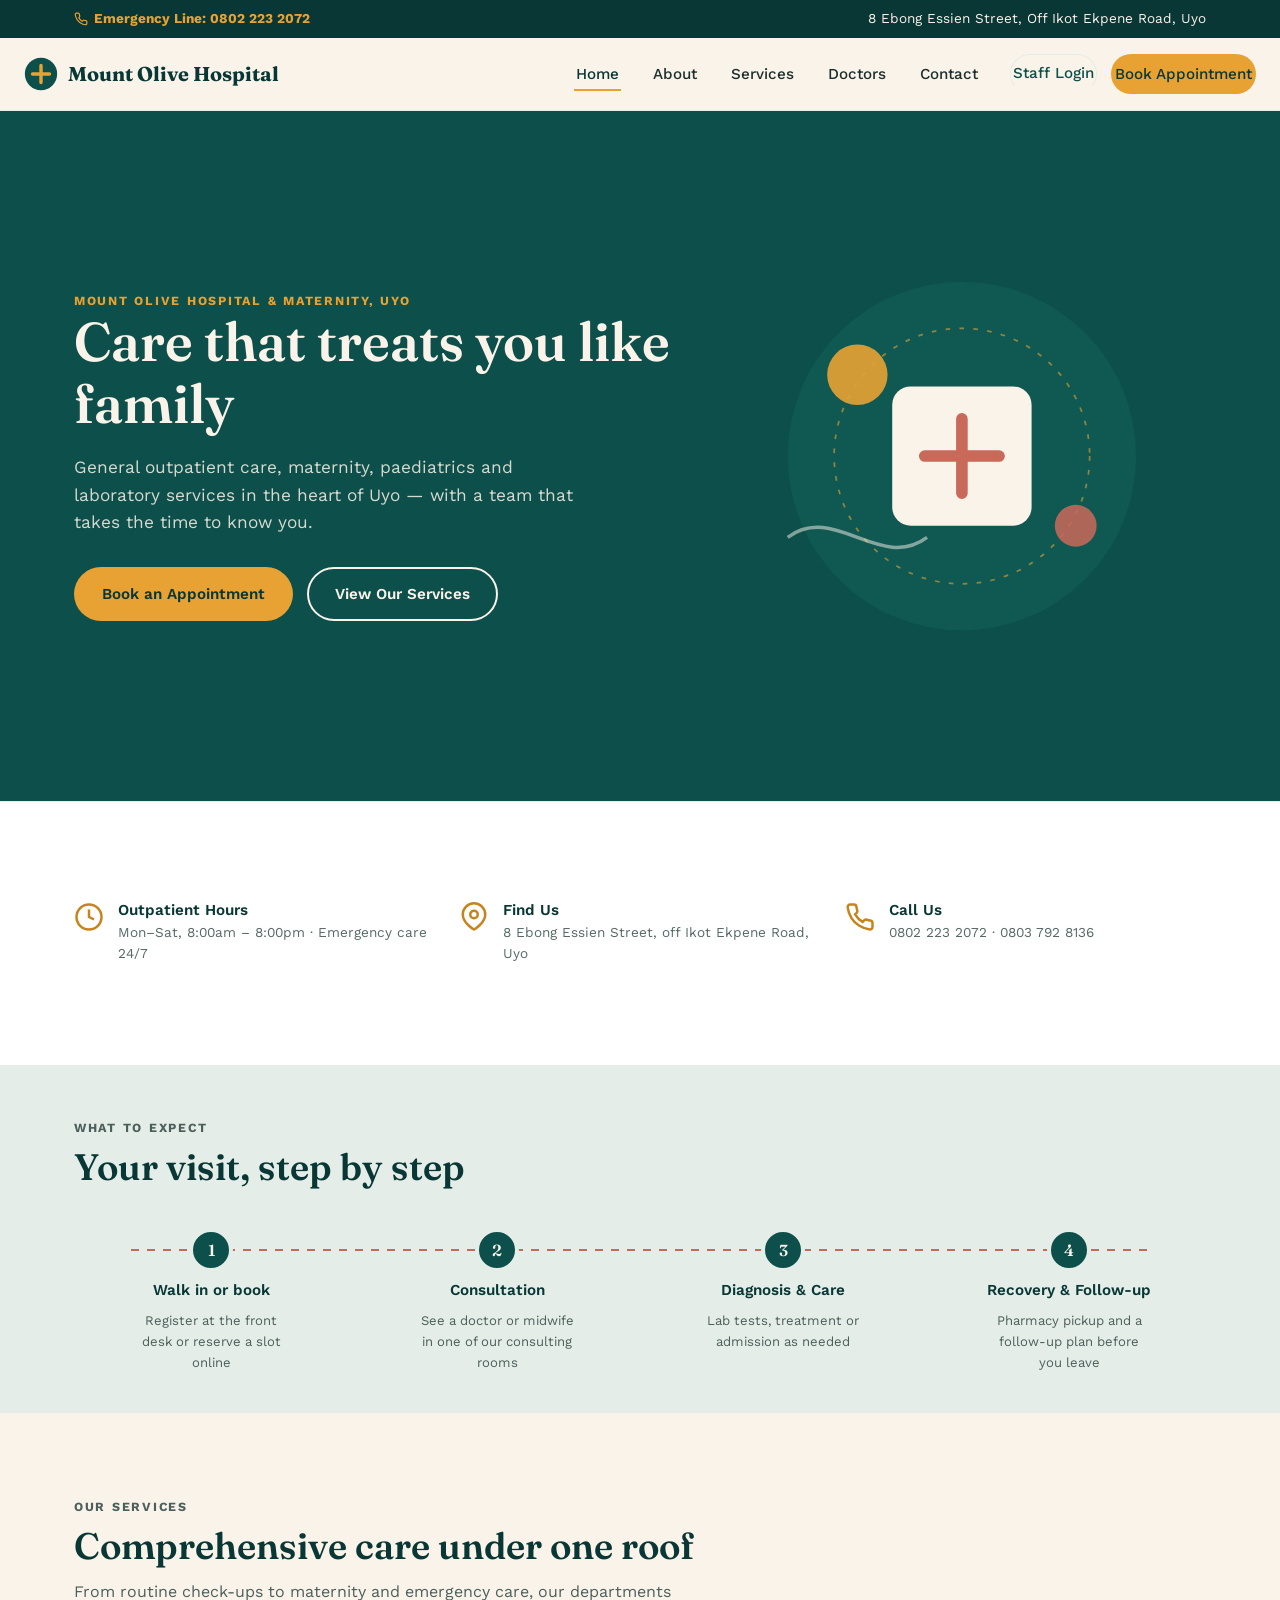
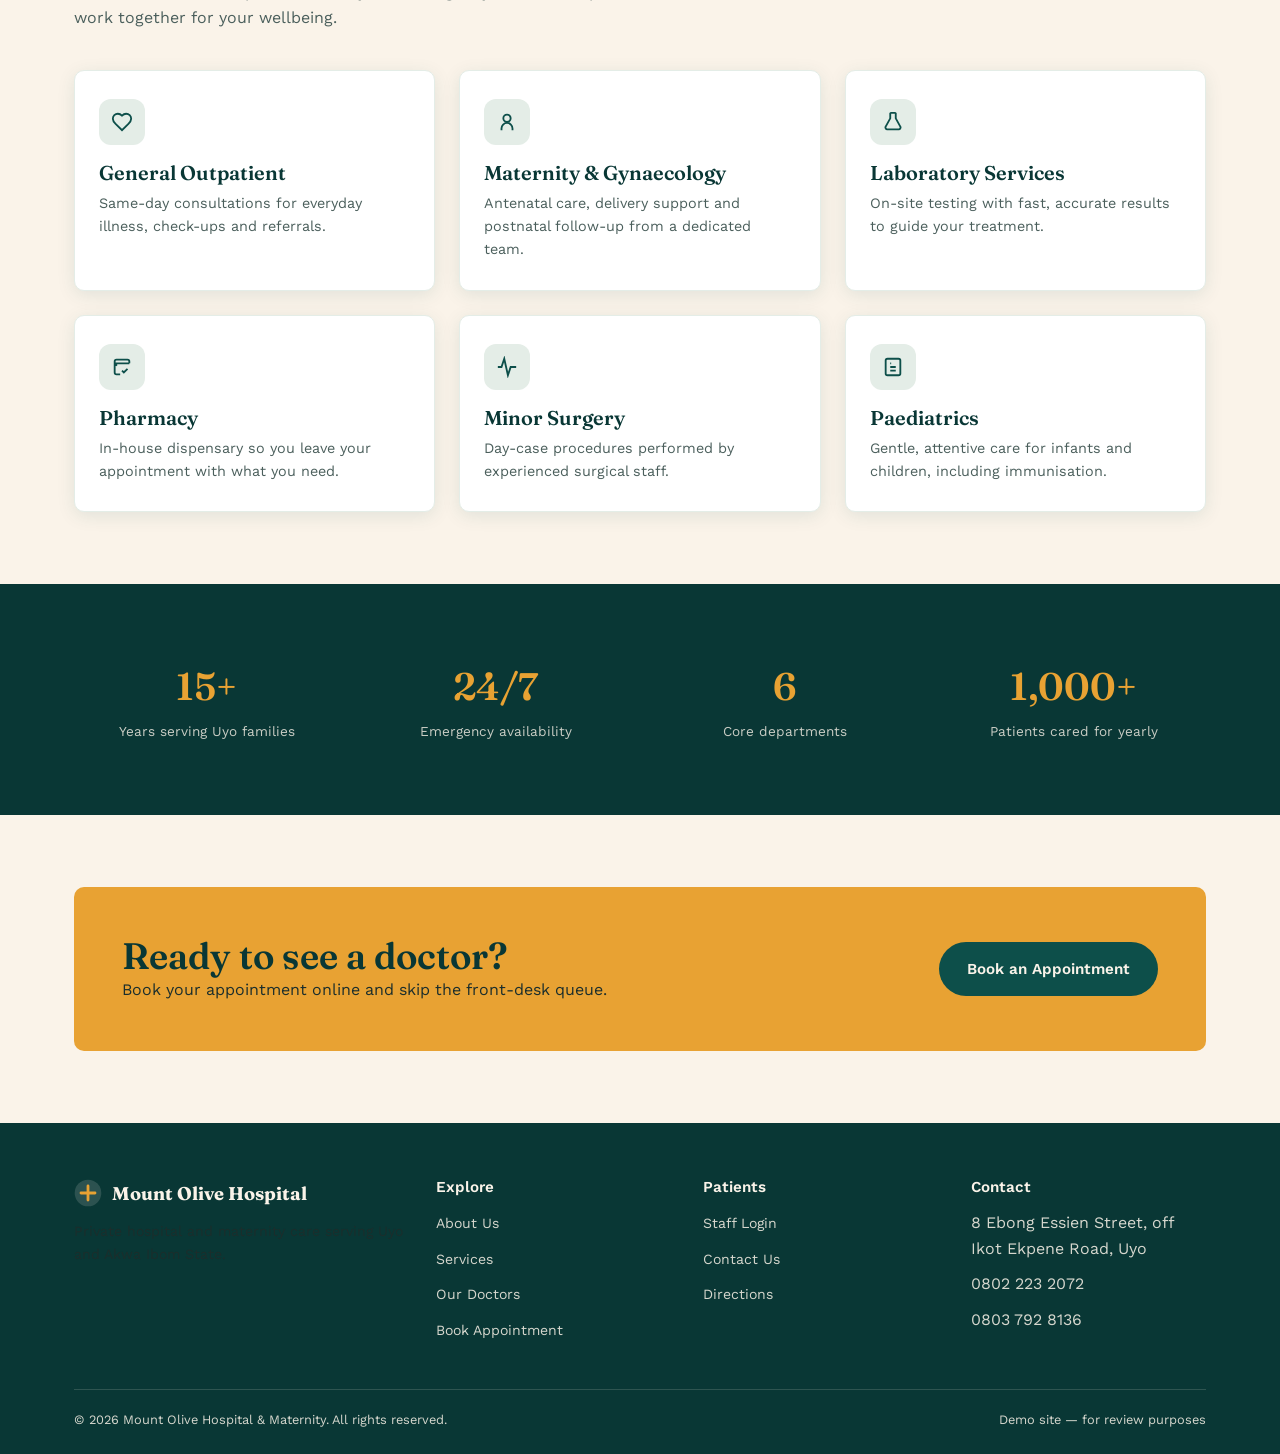
<file: index.html>
<!DOCTYPE html>
<html lang="en">
<head>
<meta charset="UTF-8">
<meta name="viewport" content="width=device-width, initial-scale=1.0">
<title>Mount Olive Hospital &amp; Maternity — Uyo</title>
<meta name="description" content="Mount Olive Hospital & Maternity, Uyo — general outpatient care, maternity, paediatrics and laboratory services. Book an appointment online.">
<link rel="stylesheet" href="css/style.css">
</head>
<body>

<div class="topbar">
  <div class="container">
    <a href="tel:08022232072" class="emergency">
      <svg width="14" height="14" viewBox="0 0 24 24" fill="none" stroke="currentColor" stroke-width="2"><path d="M22 16.92v3a2 2 0 0 1-2.18 2 19.79 19.79 0 0 1-8.63-3.07 19.5 19.5 0 0 1-6-6 19.79 19.79 0 0 1-3.07-8.67A2 2 0 0 1 4.11 2h3a2 2 0 0 1 2 1.72c.13.96.36 1.9.68 2.81a2 2 0 0 1-.45 2.11L8.09 9.91a16 16 0 0 0 6 6l1.27-1.27a2 2 0 0 1 2.11-.45c.91.32 1.85.55 2.81.68A2 2 0 0 1 22 16.92z"/></svg>
      Emergency Line: 0802 223 2072
    </a>
    <span>8 Ebong Essien Street, Off Ikot Ekpene Road, Uyo</span>
  </div>
</div>

<header class="site-header">
  <div class="nav-wrap">
    <a href="index.html" class="logo">
      <svg class="mark" viewBox="0 0 40 40" fill="none">
        <circle cx="20" cy="20" r="19" fill="#0D4F4A"/>
        <path d="M20 10v20M10 20h20" stroke="#E8A233" stroke-width="4" stroke-linecap="round"/>
      </svg>
      Mount Olive Hospital
    </a>
    <button class="menu-toggle" aria-label="Toggle navigation" aria-expanded="false">
      <span></span><span></span><span></span>
    </button>
    <nav class="main-nav">
      <ul>
        <li><a href="index.html" class="active">Home</a></li>
        <li><a href="about.html">About</a></li>
        <li><a href="services.html">Services</a></li>
        <li><a href="doctors.html">Doctors</a></li>
        <li><a href="contact.html">Contact</a></li>
        <li class="nav-cta">
          <a href="staff-login.html" class="staff-link">Staff Login</a>
          <a href="appointments.html" class="btn btn-primary">Book Appointment</a>
        </li>
      </ul>
    </nav>
  </div>
</header>

<section class="hero">
  <div class="container">
    <div>
      <p class="eyebrow">Mount Olive Hospital &amp; Maternity, Uyo</p>
      <h1>Care that treats you like family</h1>
      <p class="lead">General outpatient care, maternity, paediatrics and laboratory services in the heart of Uyo — with a team that takes the time to know you.</p>
      <div class="hero-actions">
        <a href="appointments.html" class="btn btn-primary">Book an Appointment</a>
        <a href="services.html" class="btn btn-outline">View Our Services</a>
      </div>
    </div>
    <svg class="hero-art" viewBox="0 0 420 360" fill="none">
      <circle cx="210" cy="180" r="150" fill="#0F5952"/>
      <circle cx="210" cy="180" r="110" fill="none" stroke="#E8A233" stroke-width="1.5" stroke-dasharray="4 8" opacity="0.6"/>
      <rect x="150" y="120" width="120" height="120" rx="16" fill="#FAF3E9"/>
      <path d="M210 148v64M178 180h64" stroke="#C9695A" stroke-width="10" stroke-linecap="round"/>
      <circle cx="120" cy="110" r="26" fill="#E8A233" opacity="0.9"/>
      <circle cx="308" cy="240" r="18" fill="#C9695A" opacity="0.85"/>
      <path d="M60 250c40-30 80 30 120 0" stroke="#FAF3E9" stroke-width="3" fill="none" opacity="0.5"/>
    </svg>
  </div>
</section>

<section class="info-strip">
  <div class="container">
    <div class="info-item">
      <svg class="icon" viewBox="0 0 24 24" fill="none" stroke="currentColor" stroke-width="2"><circle cx="12" cy="12" r="10"/><path d="M12 6v6l4 2"/></svg>
      <div>
        <h4>Outpatient Hours</h4>
        <p>Mon–Sat, 8:00am – 8:00pm · Emergency care 24/7</p>
      </div>
    </div>
    <div class="info-item">
      <svg class="icon" viewBox="0 0 24 24" fill="none" stroke="currentColor" stroke-width="2"><path d="M21 10c0 7-9 12-9 12s-9-5-9-12a9 9 0 0 1 18 0z"/><circle cx="12" cy="10" r="3"/></svg>
      <div>
        <h4>Find Us</h4>
        <p>8 Ebong Essien Street, off Ikot Ekpene Road, Uyo</p>
      </div>
    </div>
    <div class="info-item">
      <svg class="icon" viewBox="0 0 24 24" fill="none" stroke="currentColor" stroke-width="2"><path d="M22 16.92v3a2 2 0 0 1-2.18 2 19.79 19.79 0 0 1-8.63-3.07 19.5 19.5 0 0 1-6-6 19.79 19.79 0 0 1-3.07-8.67A2 2 0 0 1 4.11 2h3a2 2 0 0 1 2 1.72c.13.96.36 1.9.68 2.81a2 2 0 0 1-.45 2.11L8.09 9.91a16 16 0 0 0 6 6l1.27-1.27a2 2 0 0 1 2.11-.45c.91.32 1.85.55 2.81.68A2 2 0 0 1 22 16.92z"/></svg>
      <div>
        <h4>Call Us</h4>
        <p>0802 223 2072 · 0803 792 8136</p>
      </div>
    </div>
  </div>
</section>

<section class="journey">
  <div class="container">
    <div class="section-head">
      <p class="eyebrow">What to expect</p>
      <h2>Your visit, step by step</h2>
    </div>
    <div class="journey-track">
      <div class="journey-step">
        <div class="dot">1</div>
        <h4>Walk in or book</h4>
        <p>Register at the front desk or reserve a slot online</p>
      </div>
      <div class="journey-step">
        <div class="dot">2</div>
        <h4>Consultation</h4>
        <p>See a doctor or midwife in one of our consulting rooms</p>
      </div>
      <div class="journey-step">
        <div class="dot">3</div>
        <h4>Diagnosis &amp; Care</h4>
        <p>Lab tests, treatment or admission as needed</p>
      </div>
      <div class="journey-step">
        <div class="dot">4</div>
        <h4>Recovery &amp; Follow-up</h4>
        <p>Pharmacy pickup and a follow-up plan before you leave</p>
      </div>
    </div>
  </div>
</section>

<section class="services-preview">
  <div class="container">
    <div class="section-head">
      <p class="eyebrow">Our Services</p>
      <h2>Comprehensive care under one roof</h2>
      <p>From routine check-ups to maternity and emergency care, our departments work together for your wellbeing.</p>
    </div>
    <div class="grid grid-3">
      <div class="card">
        <div class="icon-badge"><svg width="22" height="22" viewBox="0 0 24 24" fill="none" stroke="currentColor" stroke-width="2"><path d="M19 14c1.49-1.46 3-3.21 3-5.5A5.5 5.5 0 0 0 16.5 3c-1.76 0-3 .5-4.5 2-1.5-1.5-2.74-2-4.5-2A5.5 5.5 0 0 0 2 8.5c0 2.3 1.5 4.05 3 5.5l7 7Z"/></svg></div>
        <h3>General Outpatient</h3>
        <p>Same-day consultations for everyday illness, check-ups and referrals.</p>
      </div>
      <div class="card">
        <div class="icon-badge"><svg width="22" height="22" viewBox="0 0 24 24" fill="none" stroke="currentColor" stroke-width="2"><circle cx="12" cy="8" r="4"/><path d="M6 21v-2a6 6 0 0 1 12 0v2"/></svg></div>
        <h3>Maternity &amp; Gynaecology</h3>
        <p>Antenatal care, delivery support and postnatal follow-up from a dedicated team.</p>
      </div>
      <div class="card">
        <div class="icon-badge"><svg width="22" height="22" viewBox="0 0 24 24" fill="none" stroke="currentColor" stroke-width="2"><path d="M9 2v6l-5 9a2 2 0 0 0 2 3h12a2 2 0 0 0 2-3l-5-9V2M9 2h6"/></svg></div>
        <h3>Laboratory Services</h3>
        <p>On-site testing with fast, accurate results to guide your treatment.</p>
      </div>
      <div class="card">
        <div class="icon-badge"><svg width="22" height="22" viewBox="0 0 24 24" fill="none" stroke="currentColor" stroke-width="2"><path d="M4 8V6a2 2 0 0 1 2-2h12a2 2 0 0 1 2 2v2M4 8h16M4 8v10a2 2 0 0 0 2 2h4M4 8l2.5 2.5M18 14l-4 4-2-2"/></svg></div>
        <h3>Pharmacy</h3>
        <p>In-house dispensary so you leave your appointment with what you need.</p>
      </div>
      <div class="card">
        <div class="icon-badge"><svg width="22" height="22" viewBox="0 0 24 24" fill="none" stroke="currentColor" stroke-width="2"><path d="M2 12h4l3-9 4 18 3-9h6"/></svg></div>
        <h3>Minor Surgery</h3>
        <p>Day-case procedures performed by experienced surgical staff.</p>
      </div>
      <div class="card">
        <div class="icon-badge"><svg width="22" height="22" viewBox="0 0 24 24" fill="none" stroke="currentColor" stroke-width="2"><path d="M9 12h6M9 16h6M9 8h1"/><rect x="4" y="3" width="16" height="18" rx="2"/></svg></div>
        <h3>Paediatrics</h3>
        <p>Gentle, attentive care for infants and children, including immunisation.</p>
      </div>
    </div>
  </div>
</section>

<section class="stats">
  <div class="container">
    <div class="grid grid-4">
      <div><div class="stat-num">15+</div><div class="stat-label">Years serving Uyo families</div></div>
      <div><div class="stat-num">24/7</div><div class="stat-label">Emergency availability</div></div>
      <div><div class="stat-num">6</div><div class="stat-label">Core departments</div></div>
      <div><div class="stat-num">1,000+</div><div class="stat-label">Patients cared for yearly</div></div>
    </div>
  </div>
</section>

<section>
  <div class="container">
    <div class="cta-banner">
      <div>
        <h2>Ready to see a doctor?</h2>
        <p>Book your appointment online and skip the front-desk queue.</p>
      </div>
      <a href="appointments.html" class="btn" style="background:#0D4F4A; color:#FAF3E9;">Book an Appointment</a>
    </div>
  </div>
</section>

<footer class="site-footer">
  <div class="container">
    <div class="footer-grid">
      <div>
        <div class="footer-logo">
          <svg width="28" height="28" viewBox="0 0 40 40" fill="none">
            <circle cx="20" cy="20" r="19" fill="#FAF3E9" opacity="0.15"/>
            <path d="M20 10v20M10 20h20" stroke="#E8A233" stroke-width="4" stroke-linecap="round"/>
          </svg>
          Mount Olive Hospital
        </div>
        <p>Private hospital and maternity care serving Uyo and Akwa Ibom State.</p>
      </div>
      <div>
        <h4>Explore</h4>
        <ul>
          <li><a href="about.html">About Us</a></li>
          <li><a href="services.html">Services</a></li>
          <li><a href="doctors.html">Our Doctors</a></li>
          <li><a href="appointments.html">Book Appointment</a></li>
        </ul>
      </div>
      <div>
        <h4>Patients</h4>
        <ul>
          <li><a href="staff-login.html">Staff Login</a></li>
          <li><a href="contact.html">Contact Us</a></li>
          <li><a href="contact.html">Directions</a></li>
        </ul>
      </div>
      <div>
        <h4>Contact</h4>
        <ul>
          <li>8 Ebong Essien Street, off Ikot Ekpene Road, Uyo</li>
          <li>0802 223 2072</li>
          <li>0803 792 8136</li>
        </ul>
      </div>
    </div>
    <div class="footer-bottom">
      <span>© <span id="year"></span> Mount Olive Hospital &amp; Maternity. All rights reserved.</span>
      <span>Demo site — for review purposes</span>
    </div>
  </div>
</footer>

<script src="js/main.js"></script>
</body>
</html>
</file>
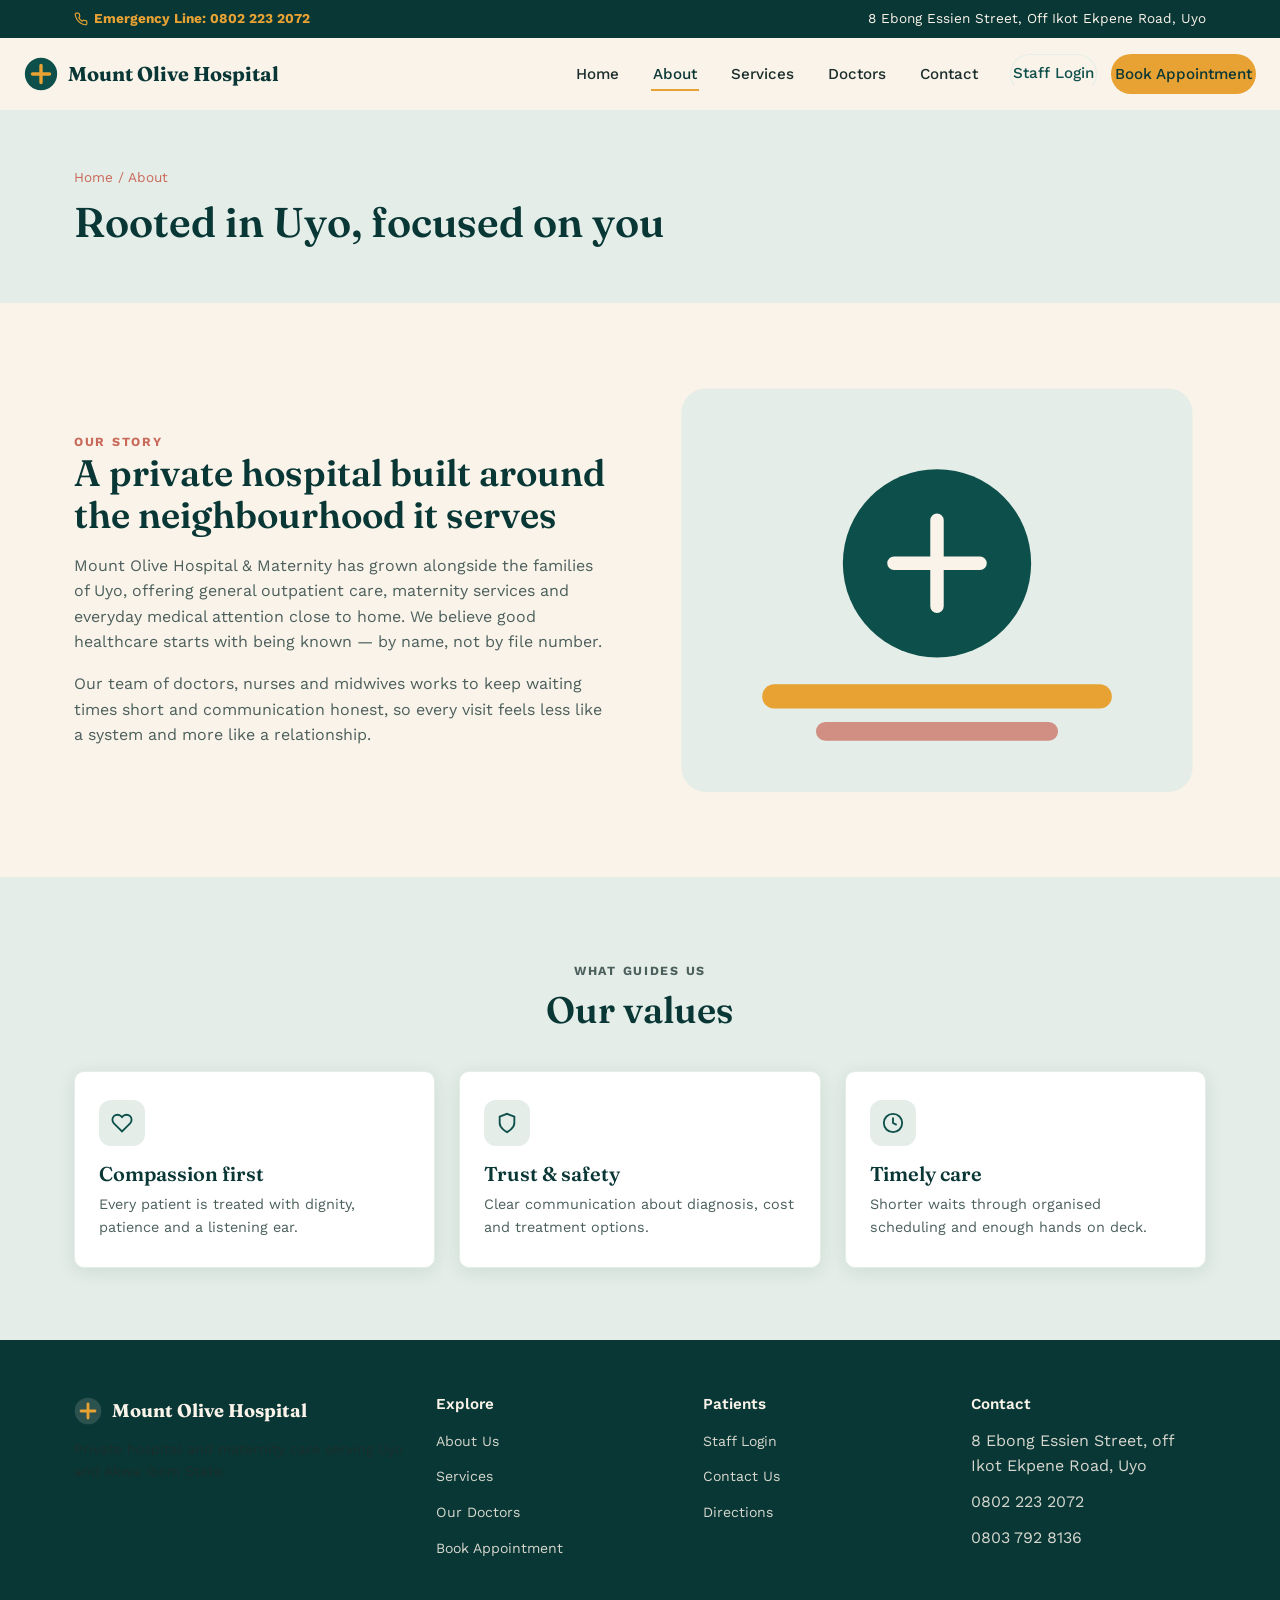
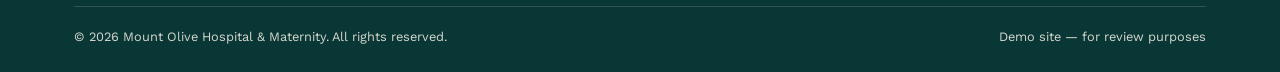
<file: about.html>
<!DOCTYPE html>
<html lang="en">
<head>
<meta charset="UTF-8">
<meta name="viewport" content="width=device-width, initial-scale=1.0">
<title>About Us — Mount Olive Hospital</title>
<link rel="stylesheet" href="css/style.css">
</head>
<body>

<div class="topbar">
  <div class="container">
    <a href="tel:08022232072" class="emergency">
      <svg width="14" height="14" viewBox="0 0 24 24" fill="none" stroke="currentColor" stroke-width="2"><path d="M22 16.92v3a2 2 0 0 1-2.18 2 19.79 19.79 0 0 1-8.63-3.07 19.5 19.5 0 0 1-6-6 19.79 19.79 0 0 1-3.07-8.67A2 2 0 0 1 4.11 2h3a2 2 0 0 1 2 1.72c.13.96.36 1.9.68 2.81a2 2 0 0 1-.45 2.11L8.09 9.91a16 16 0 0 0 6 6l1.27-1.27a2 2 0 0 1 2.11-.45c.91.32 1.85.55 2.81.68A2 2 0 0 1 22 16.92z"/></svg>
      Emergency Line: 0802 223 2072
    </a>
    <span>8 Ebong Essien Street, Off Ikot Ekpene Road, Uyo</span>
  </div>
</div>

<header class="site-header">
  <div class="nav-wrap">
    <a href="index.html" class="logo">
      <svg class="mark" viewBox="0 0 40 40" fill="none">
        <circle cx="20" cy="20" r="19" fill="#0D4F4A"/>
        <path d="M20 10v20M10 20h20" stroke="#E8A233" stroke-width="4" stroke-linecap="round"/>
      </svg>
      Mount Olive Hospital
    </a>
    <button class="menu-toggle" aria-label="Toggle navigation" aria-expanded="false">
      <span></span><span></span><span></span>
    </button>
    <nav class="main-nav">
      <ul>
        <li><a href="index.html">Home</a></li>
        <li><a href="about.html" class="active">About</a></li>
        <li><a href="services.html">Services</a></li>
        <li><a href="doctors.html">Doctors</a></li>
        <li><a href="contact.html">Contact</a></li>
        <li class="nav-cta">
          <a href="staff-login.html" class="staff-link">Staff Login</a>
          <a href="appointments.html" class="btn btn-primary">Book Appointment</a>
        </li>
      </ul>
    </nav>
  </div>
</header>

<section class="page-hero">
  <div class="container">
    <p class="breadcrumb">Home / About</p>
    <h1>Rooted in Uyo, focused on you</h1>
  </div>
</section>

<section>
  <div class="container">
    <div class="grid grid-2" style="align-items:center; gap:56px;">
      <div>
        <p class="eyebrow">Our Story</p>
        <h2>A private hospital built around the neighbourhood it serves</h2>
        <p style="margin-top:16px; color:#4B5F5C;">Mount Olive Hospital &amp; Maternity has grown alongside the families of Uyo, offering general outpatient care, maternity services and everyday medical attention close to home. We believe good healthcare starts with being known — by name, not by file number.</p>
        <p style="margin-top:16px; color:#4B5F5C;">Our team of doctors, nurses and midwives works to keep waiting times short and communication honest, so every visit feels less like a system and more like a relationship.</p>
      </div>
      <svg viewBox="0 0 400 320" fill="none">
        <rect x="10" y="10" width="380" height="300" rx="18" fill="#E4EDE7"/>
        <circle cx="200" cy="140" r="70" fill="#0D4F4A"/>
        <path d="M200 108v64M168 140h64" stroke="#FAF3E9" stroke-width="10" stroke-linecap="round"/>
        <rect x="70" y="230" width="260" height="18" rx="9" fill="#E8A233"/>
        <rect x="110" y="258" width="180" height="14" rx="7" fill="#C9695A" opacity="0.7"/>
      </svg>
    </div>
  </div>
</section>

<section style="background:var(--sage);">
  <div class="container">
    <div class="section-head center" style="margin-left:auto; margin-right:auto;">
      <p class="eyebrow">What guides us</p>
      <h2>Our values</h2>
    </div>
    <div class="grid grid-3">
      <div class="card">
        <div class="icon-badge"><svg width="22" height="22" viewBox="0 0 24 24" fill="none" stroke="currentColor" stroke-width="2"><path d="M20.84 4.61a5.5 5.5 0 0 0-7.78 0L12 5.67l-1.06-1.06a5.5 5.5 0 0 0-7.78 7.78l1.06 1.06L12 21.23l7.78-7.78 1.06-1.06a5.5 5.5 0 0 0 0-7.78z"/></svg></div>
        <h3>Compassion first</h3>
        <p>Every patient is treated with dignity, patience and a listening ear.</p>
      </div>
      <div class="card">
        <div class="icon-badge"><svg width="22" height="22" viewBox="0 0 24 24" fill="none" stroke="currentColor" stroke-width="2"><path d="M12 22s8-4 8-10V5l-8-3-8 3v7c0 6 8 10 8 10z"/></svg></div>
        <h3>Trust &amp; safety</h3>
        <p>Clear communication about diagnosis, cost and treatment options.</p>
      </div>
      <div class="card">
        <div class="icon-badge"><svg width="22" height="22" viewBox="0 0 24 24" fill="none" stroke="currentColor" stroke-width="2"><circle cx="12" cy="12" r="10"/><path d="M12 6v6l4 2"/></svg></div>
        <h3>Timely care</h3>
        <p>Shorter waits through organised scheduling and enough hands on deck.</p>
      </div>
    </div>
  </div>
</section>

<footer class="site-footer">
  <div class="container">
    <div class="footer-grid">
      <div>
        <div class="footer-logo">
          <svg width="28" height="28" viewBox="0 0 40 40" fill="none">
            <circle cx="20" cy="20" r="19" fill="#FAF3E9" opacity="0.15"/>
            <path d="M20 10v20M10 20h20" stroke="#E8A233" stroke-width="4" stroke-linecap="round"/>
          </svg>
          Mount Olive Hospital
        </div>
        <p>Private hospital and maternity care serving Uyo and Akwa Ibom State.</p>
      </div>
      <div>
        <h4>Explore</h4>
        <ul>
          <li><a href="about.html">About Us</a></li>
          <li><a href="services.html">Services</a></li>
          <li><a href="doctors.html">Our Doctors</a></li>
          <li><a href="appointments.html">Book Appointment</a></li>
        </ul>
      </div>
      <div>
        <h4>Patients</h4>
        <ul>
          <li><a href="staff-login.html">Staff Login</a></li>
          <li><a href="contact.html">Contact Us</a></li>
          <li><a href="contact.html">Directions</a></li>
        </ul>
      </div>
      <div>
        <h4>Contact</h4>
        <ul>
          <li>8 Ebong Essien Street, off Ikot Ekpene Road, Uyo</li>
          <li>0802 223 2072</li>
          <li>0803 792 8136</li>
        </ul>
      </div>
    </div>
    <div class="footer-bottom">
      <span>© <span id="year"></span> Mount Olive Hospital &amp; Maternity. All rights reserved.</span>
      <span>Demo site — for review purposes</span>
    </div>
  </div>
</footer>

<script src="js/main.js"></script>
</body>
</html>
</file>
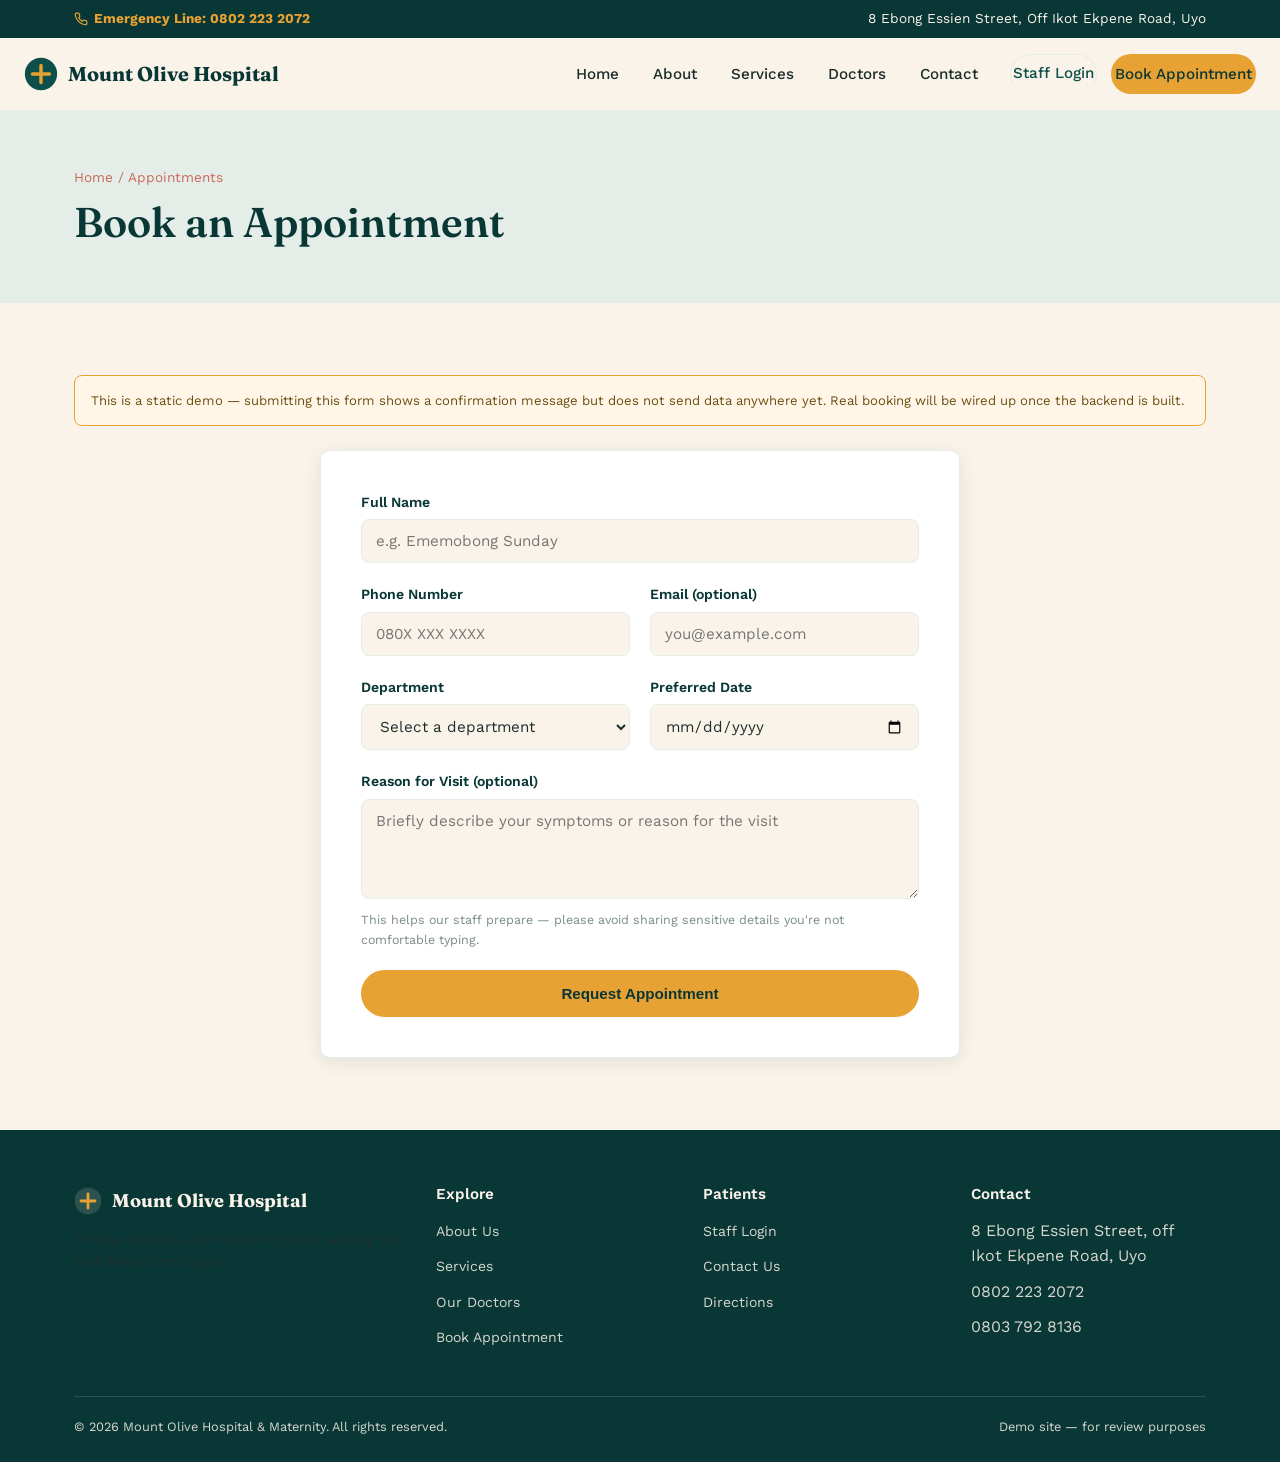
<file: appointments.html>
<!DOCTYPE html>
<html lang="en">
<head>
<meta charset="UTF-8">
<meta name="viewport" content="width=device-width, initial-scale=1.0">
<title>Book an Appointment — Mount Olive Hospital</title>
<link rel="stylesheet" href="css/style.css">
</head>
<body>

<div class="topbar">
  <div class="container">
    <a href="tel:08022232072" class="emergency">
      <svg width="14" height="14" viewBox="0 0 24 24" fill="none" stroke="currentColor" stroke-width="2"><path d="M22 16.92v3a2 2 0 0 1-2.18 2 19.79 19.79 0 0 1-8.63-3.07 19.5 19.5 0 0 1-6-6 19.79 19.79 0 0 1-3.07-8.67A2 2 0 0 1 4.11 2h3a2 2 0 0 1 2 1.72c.13.96.36 1.9.68 2.81a2 2 0 0 1-.45 2.11L8.09 9.91a16 16 0 0 0 6 6l1.27-1.27a2 2 0 0 1 2.11-.45c.91.32 1.85.55 2.81.68A2 2 0 0 1 22 16.92z"/></svg>
      Emergency Line: 0802 223 2072
    </a>
    <span>8 Ebong Essien Street, Off Ikot Ekpene Road, Uyo</span>
  </div>
</div>

<header class="site-header">
  <div class="nav-wrap">
    <a href="index.html" class="logo">
      <svg class="mark" viewBox="0 0 40 40" fill="none">
        <circle cx="20" cy="20" r="19" fill="#0D4F4A"/>
        <path d="M20 10v20M10 20h20" stroke="#E8A233" stroke-width="4" stroke-linecap="round"/>
      </svg>
      Mount Olive Hospital
    </a>
    <button class="menu-toggle" aria-label="Toggle navigation" aria-expanded="false">
      <span></span><span></span><span></span>
    </button>
    <nav class="main-nav">
      <ul>
        <li><a href="index.html">Home</a></li>
        <li><a href="about.html">About</a></li>
        <li><a href="services.html">Services</a></li>
        <li><a href="doctors.html">Doctors</a></li>
        <li><a href="contact.html">Contact</a></li>
        <li class="nav-cta">
          <a href="staff-login.html" class="staff-link">Staff Login</a>
          <a href="appointments.html" class="btn btn-primary">Book Appointment</a>
        </li>
      </ul>
    </nav>
  </div>
</header>

<section class="page-hero">
  <div class="container">
    <p class="breadcrumb">Home / Appointments</p>
    <h1>Book an Appointment</h1>
  </div>
</section>

<section>
  <div class="container">
    <div class="form-note">
      This is a static demo — submitting this form shows a confirmation message but does not send data anywhere yet. Real booking will be wired up once the backend is built.
    </div>

    <form id="appointment-form" class="form-wrap" novalidate>
      <div class="form-row">
        <label for="full-name">Full Name</label>
        <input type="text" id="full-name" name="full-name" required placeholder="e.g. Ememobong Sunday">
      </div>
      <div class="form-grid-2">
        <div class="form-row">
          <label for="phone">Phone Number</label>
          <input type="tel" id="phone" name="phone" required placeholder="080X XXX XXXX">
        </div>
        <div class="form-row">
          <label for="email">Email (optional)</label>
          <input type="email" id="email" name="email" placeholder="you@example.com">
        </div>
      </div>
      <div class="form-grid-2">
        <div class="form-row">
          <label for="department">Department</label>
          <select id="department" name="department" required>
            <option value="">Select a department</option>
            <option>General Outpatient</option>
            <option>Maternity &amp; Gynaecology</option>
            <option>Paediatrics</option>
            <option>Laboratory</option>
            <option>Minor Surgery</option>
          </select>
        </div>
        <div class="form-row">
          <label for="appt-date">Preferred Date</label>
          <input type="date" id="appt-date" name="appt-date" required>
        </div>
      </div>
      <div class="form-row">
        <label for="notes">Reason for Visit (optional)</label>
        <textarea id="notes" name="notes" placeholder="Briefly describe your symptoms or reason for the visit"></textarea>
        <p class="hint">This helps our staff prepare — please avoid sharing sensitive details you're not comfortable typing.</p>
      </div>
      <button type="submit" class="btn btn-primary btn-block">Request Appointment</button>
    </form>

    <div id="appointment-success" class="form-success">
      <svg width="42" height="42" viewBox="0 0 24 24" fill="none" stroke="currentColor" stroke-width="2"><circle cx="12" cy="12" r="10"/><path d="M8 12l3 3 5-6"/></svg>
      <h3>Thank you, <span id="success-name"></span>!</h3>
      <p>Your appointment request has been received. Our front desk will call you to confirm your time slot.</p>
    </div>
  </div>
</section>

<footer class="site-footer">
  <div class="container">
    <div class="footer-grid">
      <div>
        <div class="footer-logo">
          <svg width="28" height="28" viewBox="0 0 40 40" fill="none">
            <circle cx="20" cy="20" r="19" fill="#FAF3E9" opacity="0.15"/>
            <path d="M20 10v20M10 20h20" stroke="#E8A233" stroke-width="4" stroke-linecap="round"/>
          </svg>
          Mount Olive Hospital
        </div>
        <p>Private hospital and maternity care serving Uyo and Akwa Ibom State.</p>
      </div>
      <div>
        <h4>Explore</h4>
        <ul>
          <li><a href="about.html">About Us</a></li>
          <li><a href="services.html">Services</a></li>
          <li><a href="doctors.html">Our Doctors</a></li>
          <li><a href="appointments.html">Book Appointment</a></li>
        </ul>
      </div>
      <div>
        <h4>Patients</h4>
        <ul>
          <li><a href="staff-login.html">Staff Login</a></li>
          <li><a href="contact.html">Contact Us</a></li>
          <li><a href="contact.html">Directions</a></li>
        </ul>
      </div>
      <div>
        <h4>Contact</h4>
        <ul>
          <li>8 Ebong Essien Street, off Ikot Ekpene Road, Uyo</li>
          <li>0802 223 2072</li>
          <li>0803 792 8136</li>
        </ul>
      </div>
    </div>
    <div class="footer-bottom">
      <span>© <span id="year"></span> Mount Olive Hospital &amp; Maternity. All rights reserved.</span>
      <span>Demo site — for review purposes</span>
    </div>
  </div>
</footer>

<script src="js/main.js"></script>
</body>
</html>
</file>
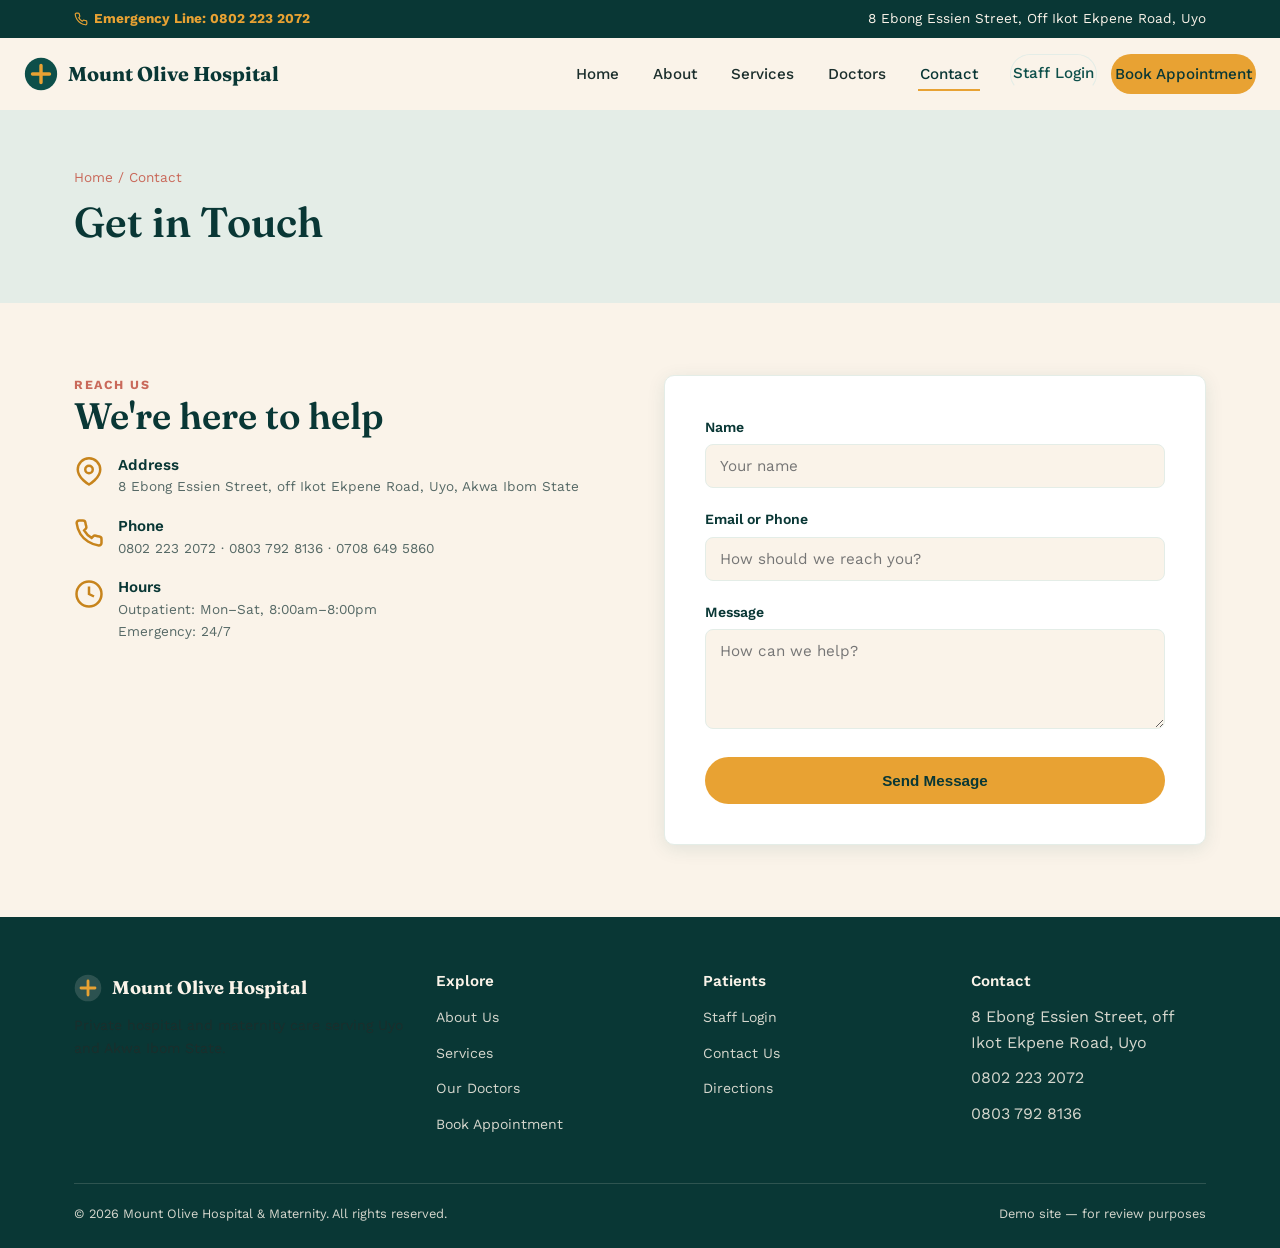
<file: contact.html>
<!DOCTYPE html>
<html lang="en">
<head>
<meta charset="UTF-8">
<meta name="viewport" content="width=device-width, initial-scale=1.0">
<title>Contact Us — Mount Olive Hospital</title>
<link rel="stylesheet" href="css/style.css">
</head>
<body>

<div class="topbar">
  <div class="container">
    <a href="tel:08022232072" class="emergency">
      <svg width="14" height="14" viewBox="0 0 24 24" fill="none" stroke="currentColor" stroke-width="2"><path d="M22 16.92v3a2 2 0 0 1-2.18 2 19.79 19.79 0 0 1-8.63-3.07 19.5 19.5 0 0 1-6-6 19.79 19.79 0 0 1-3.07-8.67A2 2 0 0 1 4.11 2h3a2 2 0 0 1 2 1.72c.13.96.36 1.9.68 2.81a2 2 0 0 1-.45 2.11L8.09 9.91a16 16 0 0 0 6 6l1.27-1.27a2 2 0 0 1 2.11-.45c.91.32 1.85.55 2.81.68A2 2 0 0 1 22 16.92z"/></svg>
      Emergency Line: 0802 223 2072
    </a>
    <span>8 Ebong Essien Street, Off Ikot Ekpene Road, Uyo</span>
  </div>
</div>

<header class="site-header">
  <div class="nav-wrap">
    <a href="index.html" class="logo">
      <svg class="mark" viewBox="0 0 40 40" fill="none">
        <circle cx="20" cy="20" r="19" fill="#0D4F4A"/>
        <path d="M20 10v20M10 20h20" stroke="#E8A233" stroke-width="4" stroke-linecap="round"/>
      </svg>
      Mount Olive Hospital
    </a>
    <button class="menu-toggle" aria-label="Toggle navigation" aria-expanded="false">
      <span></span><span></span><span></span>
    </button>
    <nav class="main-nav">
      <ul>
        <li><a href="index.html">Home</a></li>
        <li><a href="about.html">About</a></li>
        <li><a href="services.html">Services</a></li>
        <li><a href="doctors.html">Doctors</a></li>
        <li><a href="contact.html" class="active">Contact</a></li>
        <li class="nav-cta">
          <a href="staff-login.html" class="staff-link">Staff Login</a>
          <a href="appointments.html" class="btn btn-primary">Book Appointment</a>
        </li>
      </ul>
    </nav>
  </div>
</header>

<section class="page-hero">
  <div class="container">
    <p class="breadcrumb">Home / Contact</p>
    <h1>Get in Touch</h1>
  </div>
</section>

<section>
  <div class="container">
    <div class="grid grid-2" style="gap:48px;">
      <div>
        <p class="eyebrow">Reach us</p>
        <h2 style="margin-bottom:20px;">We're here to help</h2>
        <div class="info-item" style="margin-bottom:20px;">
          <svg class="icon" viewBox="0 0 24 24" fill="none" stroke="currentColor" stroke-width="2"><path d="M21 10c0 7-9 12-9 12s-9-5-9-12a9 9 0 0 1 18 0z"/><circle cx="12" cy="10" r="3"/></svg>
          <div><h4>Address</h4><p>8 Ebong Essien Street, off Ikot Ekpene Road, Uyo, Akwa Ibom State</p></div>
        </div>
        <div class="info-item" style="margin-bottom:20px;">
          <svg class="icon" viewBox="0 0 24 24" fill="none" stroke="currentColor" stroke-width="2"><path d="M22 16.92v3a2 2 0 0 1-2.18 2 19.79 19.79 0 0 1-8.63-3.07 19.5 19.5 0 0 1-6-6 19.79 19.79 0 0 1-3.07-8.67A2 2 0 0 1 4.11 2h3a2 2 0 0 1 2 1.72c.13.96.36 1.9.68 2.81a2 2 0 0 1-.45 2.11L8.09 9.91a16 16 0 0 0 6 6l1.27-1.27a2 2 0 0 1 2.11-.45c.91.32 1.85.55 2.81.68A2 2 0 0 1 22 16.92z"/></svg>
          <div><h4>Phone</h4><p>0802 223 2072 · 0803 792 8136 · 0708 649 5860</p></div>
        </div>
        <div class="info-item">
          <svg class="icon" viewBox="0 0 24 24" fill="none" stroke="currentColor" stroke-width="2"><circle cx="12" cy="12" r="10"/><path d="M12 6v6l4 2"/></svg>
          <div><h4>Hours</h4><p>Outpatient: Mon–Sat, 8:00am–8:00pm<br>Emergency: 24/7</p></div>
        </div>
      </div>

      <div>
        <form id="contact-form" class="form-wrap" novalidate style="margin:0;">
          <div class="form-row">
            <label for="c-name">Name</label>
            <input type="text" id="c-name" required placeholder="Your name">
          </div>
          <div class="form-row">
            <label for="c-email">Email or Phone</label>
            <input type="text" id="c-email" required placeholder="How should we reach you?">
          </div>
          <div class="form-row">
            <label for="c-message">Message</label>
            <textarea id="c-message" required placeholder="How can we help?"></textarea>
          </div>
          <button type="submit" class="btn btn-primary btn-block">Send Message</button>
        </form>
        <div id="contact-success" class="form-success">
          <svg width="42" height="42" viewBox="0 0 24 24" fill="none" stroke="currentColor" stroke-width="2"><circle cx="12" cy="12" r="10"/><path d="M8 12l3 3 5-6"/></svg>
          <h3>Message sent</h3>
          <p>Thanks for reaching out — we'll get back to you shortly.</p>
        </div>
      </div>
    </div>
  </div>
</section>

<footer class="site-footer">
  <div class="container">
    <div class="footer-grid">
      <div>
        <div class="footer-logo">
          <svg width="28" height="28" viewBox="0 0 40 40" fill="none">
            <circle cx="20" cy="20" r="19" fill="#FAF3E9" opacity="0.15"/>
            <path d="M20 10v20M10 20h20" stroke="#E8A233" stroke-width="4" stroke-linecap="round"/>
          </svg>
          Mount Olive Hospital
        </div>
        <p>Private hospital and maternity care serving Uyo and Akwa Ibom State.</p>
      </div>
      <div>
        <h4>Explore</h4>
        <ul>
          <li><a href="about.html">About Us</a></li>
          <li><a href="services.html">Services</a></li>
          <li><a href="doctors.html">Our Doctors</a></li>
          <li><a href="appointments.html">Book Appointment</a></li>
        </ul>
      </div>
      <div>
        <h4>Patients</h4>
        <ul>
          <li><a href="staff-login.html">Staff Login</a></li>
          <li><a href="contact.html">Contact Us</a></li>
          <li><a href="contact.html">Directions</a></li>
        </ul>
      </div>
      <div>
        <h4>Contact</h4>
        <ul>
          <li>8 Ebong Essien Street, off Ikot Ekpene Road, Uyo</li>
          <li>0802 223 2072</li>
          <li>0803 792 8136</li>
        </ul>
      </div>
    </div>
    <div class="footer-bottom">
      <span>© <span id="year"></span> Mount Olive Hospital &amp; Maternity. All rights reserved.</span>
      <span>Demo site — for review purposes</span>
    </div>
  </div>
</footer>

<script src="js/main.js"></script>
</body>
</html>
</file>
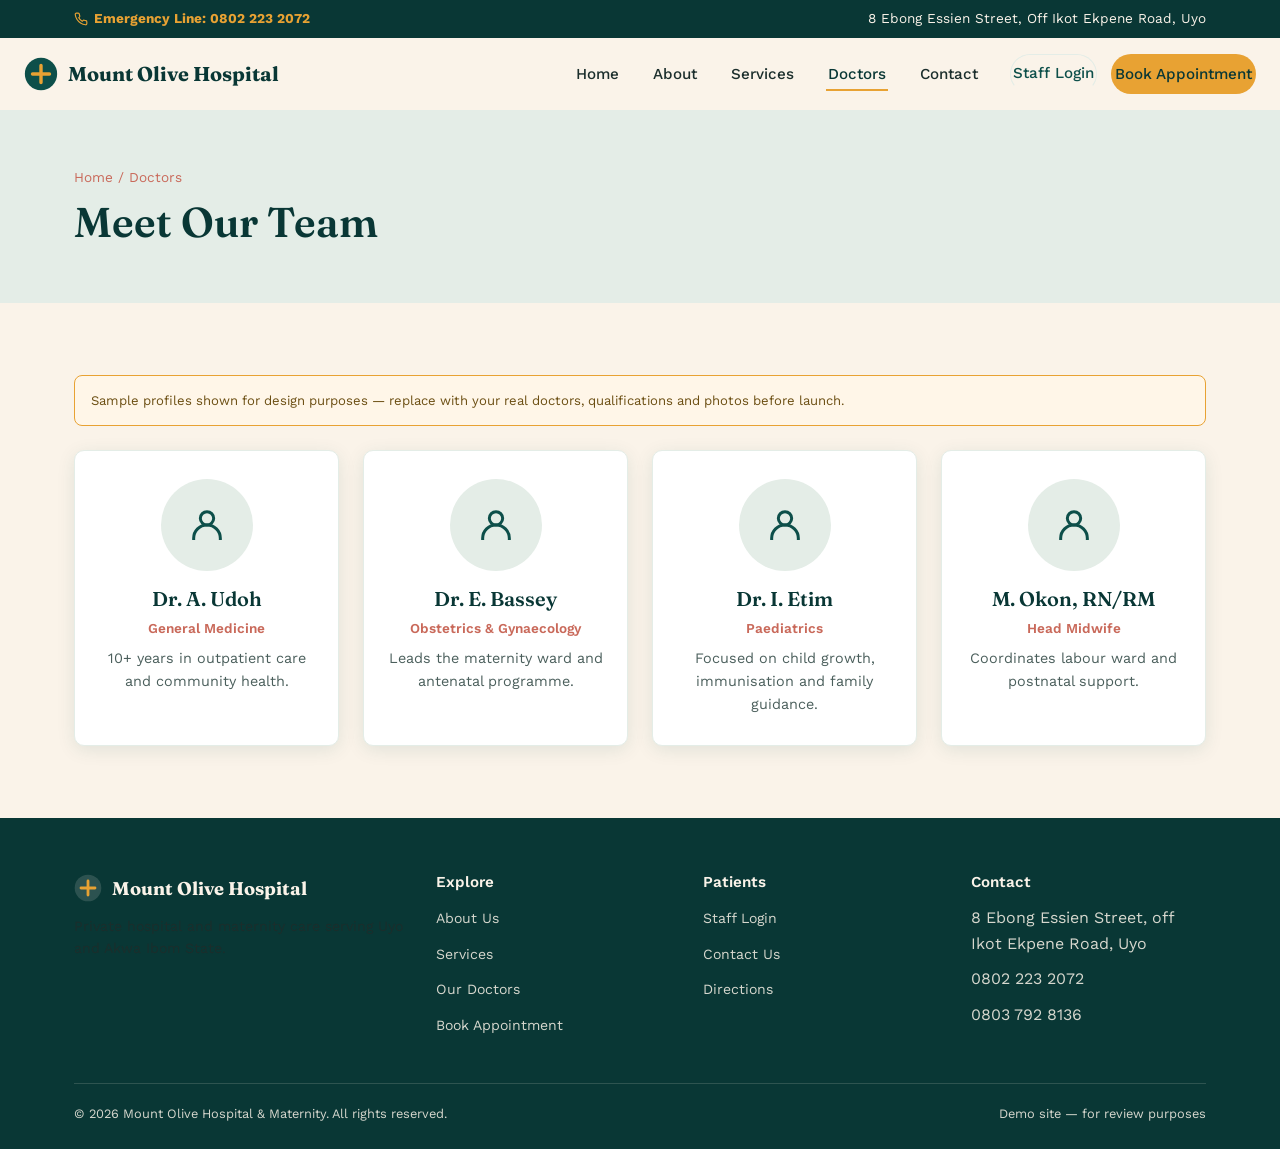
<file: doctors.html>
<!DOCTYPE html>
<html lang="en">
<head>
<meta charset="UTF-8">
<meta name="viewport" content="width=device-width, initial-scale=1.0">
<title>Our Doctors — Mount Olive Hospital</title>
<link rel="stylesheet" href="css/style.css">
</head>
<body>

<div class="topbar">
  <div class="container">
    <a href="tel:08022232072" class="emergency">
      <svg width="14" height="14" viewBox="0 0 24 24" fill="none" stroke="currentColor" stroke-width="2"><path d="M22 16.92v3a2 2 0 0 1-2.18 2 19.79 19.79 0 0 1-8.63-3.07 19.5 19.5 0 0 1-6-6 19.79 19.79 0 0 1-3.07-8.67A2 2 0 0 1 4.11 2h3a2 2 0 0 1 2 1.72c.13.96.36 1.9.68 2.81a2 2 0 0 1-.45 2.11L8.09 9.91a16 16 0 0 0 6 6l1.27-1.27a2 2 0 0 1 2.11-.45c.91.32 1.85.55 2.81.68A2 2 0 0 1 22 16.92z"/></svg>
      Emergency Line: 0802 223 2072
    </a>
    <span>8 Ebong Essien Street, Off Ikot Ekpene Road, Uyo</span>
  </div>
</div>

<header class="site-header">
  <div class="nav-wrap">
    <a href="index.html" class="logo">
      <svg class="mark" viewBox="0 0 40 40" fill="none">
        <circle cx="20" cy="20" r="19" fill="#0D4F4A"/>
        <path d="M20 10v20M10 20h20" stroke="#E8A233" stroke-width="4" stroke-linecap="round"/>
      </svg>
      Mount Olive Hospital
    </a>
    <button class="menu-toggle" aria-label="Toggle navigation" aria-expanded="false">
      <span></span><span></span><span></span>
    </button>
    <nav class="main-nav">
      <ul>
        <li><a href="index.html">Home</a></li>
        <li><a href="about.html">About</a></li>
        <li><a href="services.html">Services</a></li>
        <li><a href="doctors.html" class="active">Doctors</a></li>
        <li><a href="contact.html">Contact</a></li>
        <li class="nav-cta">
          <a href="staff-login.html" class="staff-link">Staff Login</a>
          <a href="appointments.html" class="btn btn-primary">Book Appointment</a>
        </li>
      </ul>
    </nav>
  </div>
</header>

<section class="page-hero">
  <div class="container">
    <p class="breadcrumb">Home / Doctors</p>
    <h1>Meet Our Team</h1>
  </div>
</section>

<section>
  <div class="container">
    <div class="form-note">Sample profiles shown for design purposes — replace with your real doctors, qualifications and photos before launch.</div>
    <div class="grid grid-4">
      <div class="card doctor-card">
        <div class="doctor-photo"><svg width="40" height="40" viewBox="0 0 24 24" fill="none" stroke="currentColor" stroke-width="1.8"><circle cx="12" cy="8" r="4"/><path d="M4 21v-1a8 8 0 0 1 16 0v1"/></svg></div>
        <h3>Dr. A. Udoh</h3>
        <p class="role">General Medicine</p>
        <p>10+ years in outpatient care and community health.</p>
      </div>
      <div class="card doctor-card">
        <div class="doctor-photo"><svg width="40" height="40" viewBox="0 0 24 24" fill="none" stroke="currentColor" stroke-width="1.8"><circle cx="12" cy="8" r="4"/><path d="M4 21v-1a8 8 0 0 1 16 0v1"/></svg></div>
        <h3>Dr. E. Bassey</h3>
        <p class="role">Obstetrics &amp; Gynaecology</p>
        <p>Leads the maternity ward and antenatal programme.</p>
      </div>
      <div class="card doctor-card">
        <div class="doctor-photo"><svg width="40" height="40" viewBox="0 0 24 24" fill="none" stroke="currentColor" stroke-width="1.8"><circle cx="12" cy="8" r="4"/><path d="M4 21v-1a8 8 0 0 1 16 0v1"/></svg></div>
        <h3>Dr. I. Etim</h3>
        <p class="role">Paediatrics</p>
        <p>Focused on child growth, immunisation and family guidance.</p>
      </div>
      <div class="card doctor-card">
        <div class="doctor-photo"><svg width="40" height="40" viewBox="0 0 24 24" fill="none" stroke="currentColor" stroke-width="1.8"><circle cx="12" cy="8" r="4"/><path d="M4 21v-1a8 8 0 0 1 16 0v1"/></svg></div>
        <h3>M. Okon, RN/RM</h3>
        <p class="role">Head Midwife</p>
        <p>Coordinates labour ward and postnatal support.</p>
      </div>
    </div>
  </div>
</section>

<footer class="site-footer">
  <div class="container">
    <div class="footer-grid">
      <div>
        <div class="footer-logo">
          <svg width="28" height="28" viewBox="0 0 40 40" fill="none">
            <circle cx="20" cy="20" r="19" fill="#FAF3E9" opacity="0.15"/>
            <path d="M20 10v20M10 20h20" stroke="#E8A233" stroke-width="4" stroke-linecap="round"/>
          </svg>
          Mount Olive Hospital
        </div>
        <p>Private hospital and maternity care serving Uyo and Akwa Ibom State.</p>
      </div>
      <div>
        <h4>Explore</h4>
        <ul>
          <li><a href="about.html">About Us</a></li>
          <li><a href="services.html">Services</a></li>
          <li><a href="doctors.html">Our Doctors</a></li>
          <li><a href="appointments.html">Book Appointment</a></li>
        </ul>
      </div>
      <div>
        <h4>Patients</h4>
        <ul>
          <li><a href="staff-login.html">Staff Login</a></li>
          <li><a href="contact.html">Contact Us</a></li>
          <li><a href="contact.html">Directions</a></li>
        </ul>
      </div>
      <div>
        <h4>Contact</h4>
        <ul>
          <li>8 Ebong Essien Street, off Ikot Ekpene Road, Uyo</li>
          <li>0802 223 2072</li>
          <li>0803 792 8136</li>
        </ul>
      </div>
    </div>
    <div class="footer-bottom">
      <span>© <span id="year"></span> Mount Olive Hospital &amp; Maternity. All rights reserved.</span>
      <span>Demo site — for review purposes</span>
    </div>
  </div>
</footer>

<script src="js/main.js"></script>
</body>
</html>
</file>
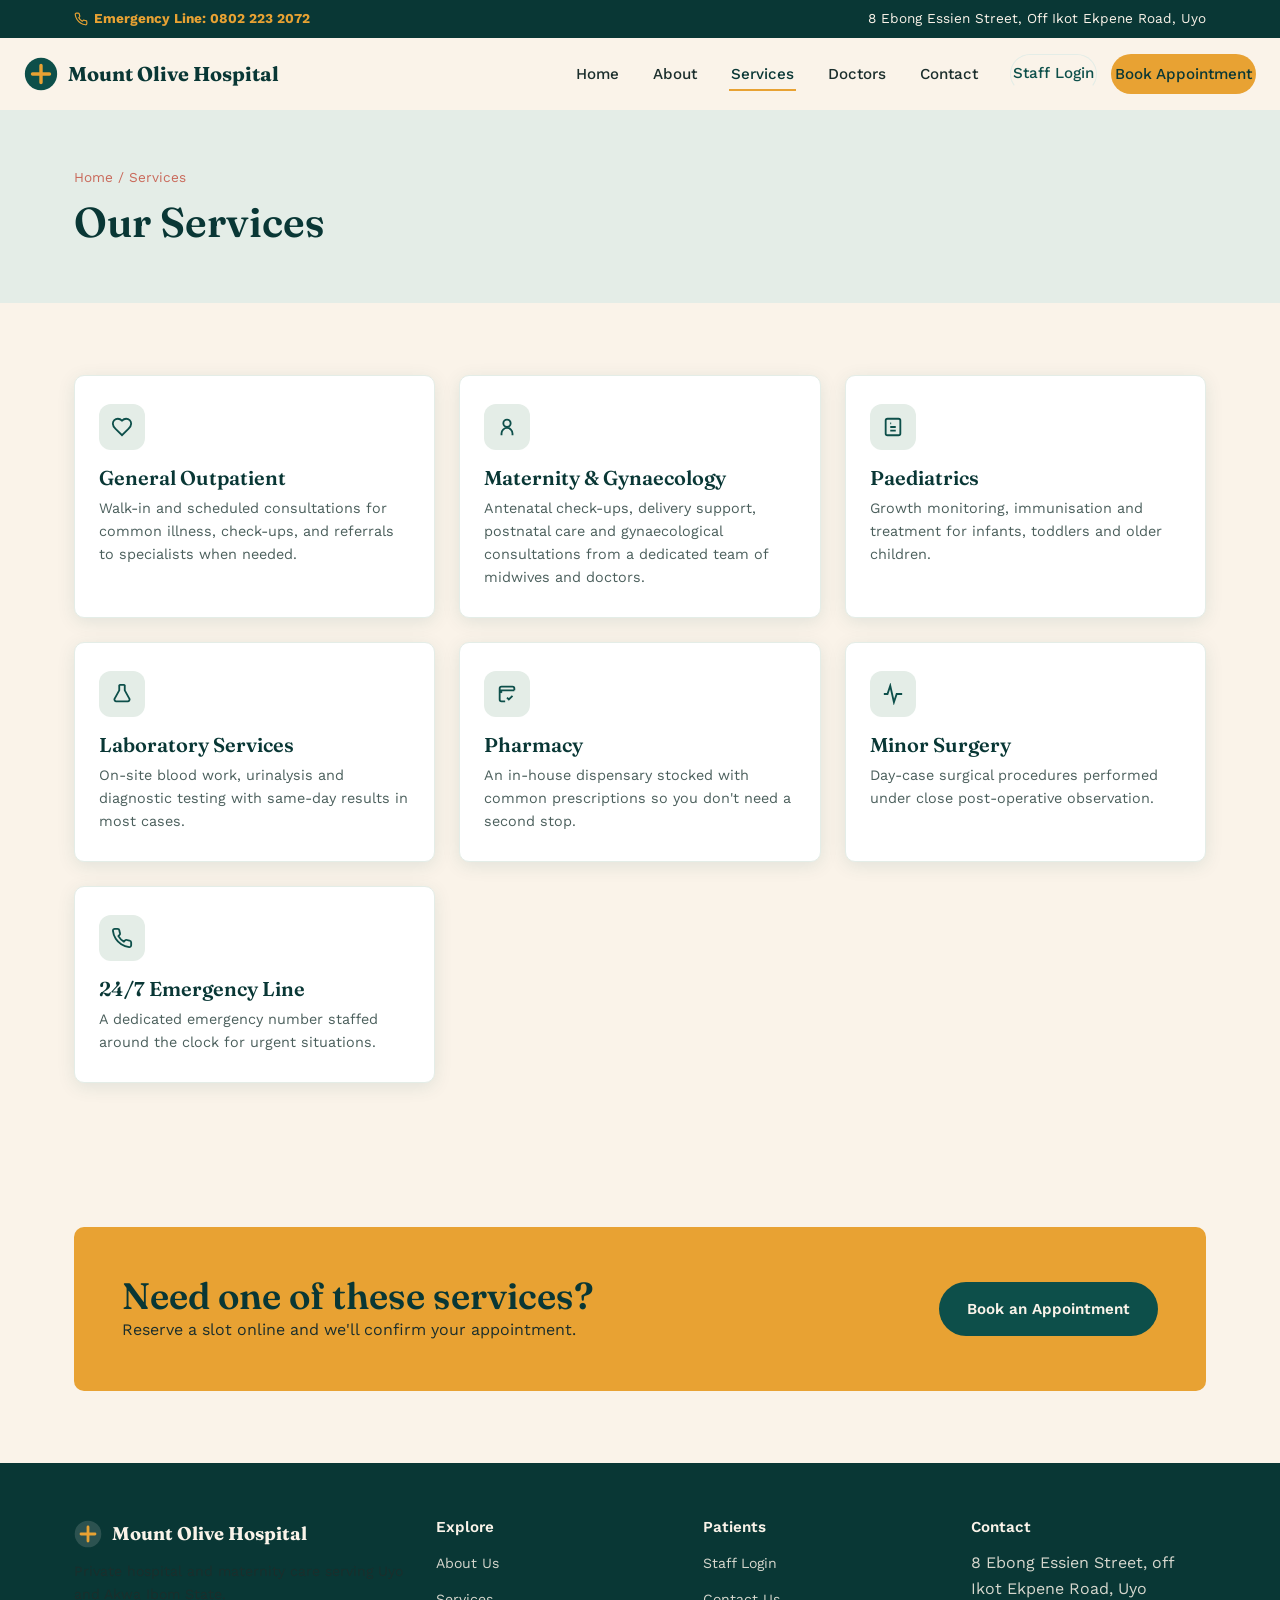
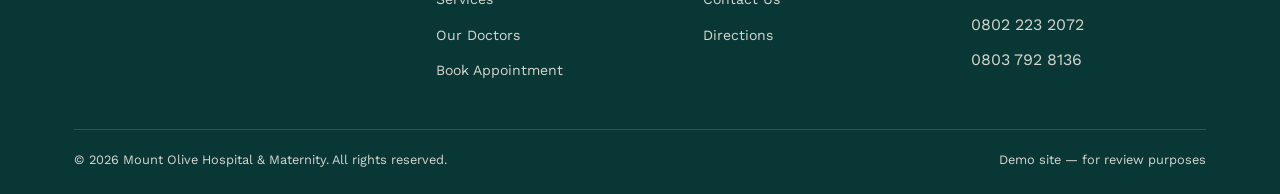
<file: services.html>
<!DOCTYPE html>
<html lang="en">
<head>
<meta charset="UTF-8">
<meta name="viewport" content="width=device-width, initial-scale=1.0">
<title>Services — Mount Olive Hospital</title>
<link rel="stylesheet" href="css/style.css">
</head>
<body>

<div class="topbar">
  <div class="container">
    <a href="tel:08022232072" class="emergency">
      <svg width="14" height="14" viewBox="0 0 24 24" fill="none" stroke="currentColor" stroke-width="2"><path d="M22 16.92v3a2 2 0 0 1-2.18 2 19.79 19.79 0 0 1-8.63-3.07 19.5 19.5 0 0 1-6-6 19.79 19.79 0 0 1-3.07-8.67A2 2 0 0 1 4.11 2h3a2 2 0 0 1 2 1.72c.13.96.36 1.9.68 2.81a2 2 0 0 1-.45 2.11L8.09 9.91a16 16 0 0 0 6 6l1.27-1.27a2 2 0 0 1 2.11-.45c.91.32 1.85.55 2.81.68A2 2 0 0 1 22 16.92z"/></svg>
      Emergency Line: 0802 223 2072
    </a>
    <span>8 Ebong Essien Street, Off Ikot Ekpene Road, Uyo</span>
  </div>
</div>

<header class="site-header">
  <div class="nav-wrap">
    <a href="index.html" class="logo">
      <svg class="mark" viewBox="0 0 40 40" fill="none">
        <circle cx="20" cy="20" r="19" fill="#0D4F4A"/>
        <path d="M20 10v20M10 20h20" stroke="#E8A233" stroke-width="4" stroke-linecap="round"/>
      </svg>
      Mount Olive Hospital
    </a>
    <button class="menu-toggle" aria-label="Toggle navigation" aria-expanded="false">
      <span></span><span></span><span></span>
    </button>
    <nav class="main-nav">
      <ul>
        <li><a href="index.html">Home</a></li>
        <li><a href="about.html">About</a></li>
        <li><a href="services.html" class="active">Services</a></li>
        <li><a href="doctors.html">Doctors</a></li>
        <li><a href="contact.html">Contact</a></li>
        <li class="nav-cta">
          <a href="staff-login.html" class="staff-link">Staff Login</a>
          <a href="appointments.html" class="btn btn-primary">Book Appointment</a>
        </li>
      </ul>
    </nav>
  </div>
</header>

<section class="page-hero">
  <div class="container">
    <p class="breadcrumb">Home / Services</p>
    <h1>Our Services</h1>
  </div>
</section>

<section>
  <div class="container">
    <div class="grid grid-3">
      <div class="card">
        <div class="icon-badge"><svg width="22" height="22" viewBox="0 0 24 24" fill="none" stroke="currentColor" stroke-width="2"><path d="M19 14c1.49-1.46 3-3.21 3-5.5A5.5 5.5 0 0 0 16.5 3c-1.76 0-3 .5-4.5 2-1.5-1.5-2.74-2-4.5-2A5.5 5.5 0 0 0 2 8.5c0 2.3 1.5 4.05 3 5.5l7 7Z"/></svg></div>
        <h3>General Outpatient</h3>
        <p>Walk-in and scheduled consultations for common illness, check-ups, and referrals to specialists when needed.</p>
      </div>
      <div class="card">
        <div class="icon-badge"><svg width="22" height="22" viewBox="0 0 24 24" fill="none" stroke="currentColor" stroke-width="2"><circle cx="12" cy="8" r="4"/><path d="M6 21v-2a6 6 0 0 1 12 0v2"/></svg></div>
        <h3>Maternity &amp; Gynaecology</h3>
        <p>Antenatal check-ups, delivery support, postnatal care and gynaecological consultations from a dedicated team of midwives and doctors.</p>
      </div>
      <div class="card">
        <div class="icon-badge"><svg width="22" height="22" viewBox="0 0 24 24" fill="none" stroke="currentColor" stroke-width="2"><path d="M9 12h6M9 16h6M9 8h1"/><rect x="4" y="3" width="16" height="18" rx="2"/></svg></div>
        <h3>Paediatrics</h3>
        <p>Growth monitoring, immunisation and treatment for infants, toddlers and older children.</p>
      </div>
      <div class="card">
        <div class="icon-badge"><svg width="22" height="22" viewBox="0 0 24 24" fill="none" stroke="currentColor" stroke-width="2"><path d="M9 2v6l-5 9a2 2 0 0 0 2 3h12a2 2 0 0 0 2-3l-5-9V2M9 2h6"/></svg></div>
        <h3>Laboratory Services</h3>
        <p>On-site blood work, urinalysis and diagnostic testing with same-day results in most cases.</p>
      </div>
      <div class="card">
        <div class="icon-badge"><svg width="22" height="22" viewBox="0 0 24 24" fill="none" stroke="currentColor" stroke-width="2"><path d="M4 8V6a2 2 0 0 1 2-2h12a2 2 0 0 1 2 2v2M4 8h16M4 8v10a2 2 0 0 0 2 2h4M4 8l2.5 2.5M18 14l-4 4-2-2"/></svg></div>
        <h3>Pharmacy</h3>
        <p>An in-house dispensary stocked with common prescriptions so you don't need a second stop.</p>
      </div>
      <div class="card">
        <div class="icon-badge"><svg width="22" height="22" viewBox="0 0 24 24" fill="none" stroke="currentColor" stroke-width="2"><path d="M2 12h4l3-9 4 18 3-9h6"/></svg></div>
        <h3>Minor Surgery</h3>
        <p>Day-case surgical procedures performed under close post-operative observation.</p>
      </div>
      <div class="card">
        <div class="icon-badge"><svg width="22" height="22" viewBox="0 0 24 24" fill="none" stroke="currentColor" stroke-width="2"><path d="M22 16.92v3a2 2 0 0 1-2.18 2 19.79 19.79 0 0 1-8.63-3.07 19.5 19.5 0 0 1-6-6 19.79 19.79 0 0 1-3.07-8.67A2 2 0 0 1 4.11 2h3a2 2 0 0 1 2 1.72c.13.96.36 1.9.68 2.81a2 2 0 0 1-.45 2.11L8.09 9.91a16 16 0 0 0 6 6l1.27-1.27a2 2 0 0 1 2.11-.45c.91.32 1.85.55 2.81.68A2 2 0 0 1 22 16.92z"/></svg></div>
        <h3>24/7 Emergency Line</h3>
        <p>A dedicated emergency number staffed around the clock for urgent situations.</p>
      </div>
    </div>
  </div>
</section>

<section>
  <div class="container">
    <div class="cta-banner">
      <div>
        <h2>Need one of these services?</h2>
        <p>Reserve a slot online and we'll confirm your appointment.</p>
      </div>
      <a href="appointments.html" class="btn" style="background:#0D4F4A; color:#FAF3E9;">Book an Appointment</a>
    </div>
  </div>
</section>

<footer class="site-footer">
  <div class="container">
    <div class="footer-grid">
      <div>
        <div class="footer-logo">
          <svg width="28" height="28" viewBox="0 0 40 40" fill="none">
            <circle cx="20" cy="20" r="19" fill="#FAF3E9" opacity="0.15"/>
            <path d="M20 10v20M10 20h20" stroke="#E8A233" stroke-width="4" stroke-linecap="round"/>
          </svg>
          Mount Olive Hospital
        </div>
        <p>Private hospital and maternity care serving Uyo and Akwa Ibom State.</p>
      </div>
      <div>
        <h4>Explore</h4>
        <ul>
          <li><a href="about.html">About Us</a></li>
          <li><a href="services.html">Services</a></li>
          <li><a href="doctors.html">Our Doctors</a></li>
          <li><a href="appointments.html">Book Appointment</a></li>
        </ul>
      </div>
      <div>
        <h4>Patients</h4>
        <ul>
          <li><a href="staff-login.html">Staff Login</a></li>
          <li><a href="contact.html">Contact Us</a></li>
          <li><a href="contact.html">Directions</a></li>
        </ul>
      </div>
      <div>
        <h4>Contact</h4>
        <ul>
          <li>8 Ebong Essien Street, off Ikot Ekpene Road, Uyo</li>
          <li>0802 223 2072</li>
          <li>0803 792 8136</li>
        </ul>
      </div>
    </div>
    <div class="footer-bottom">
      <span>© <span id="year"></span> Mount Olive Hospital &amp; Maternity. All rights reserved.</span>
      <span>Demo site — for review purposes</span>
    </div>
  </div>
</footer>

<script src="js/main.js"></script>
</body>
</html>
</file>
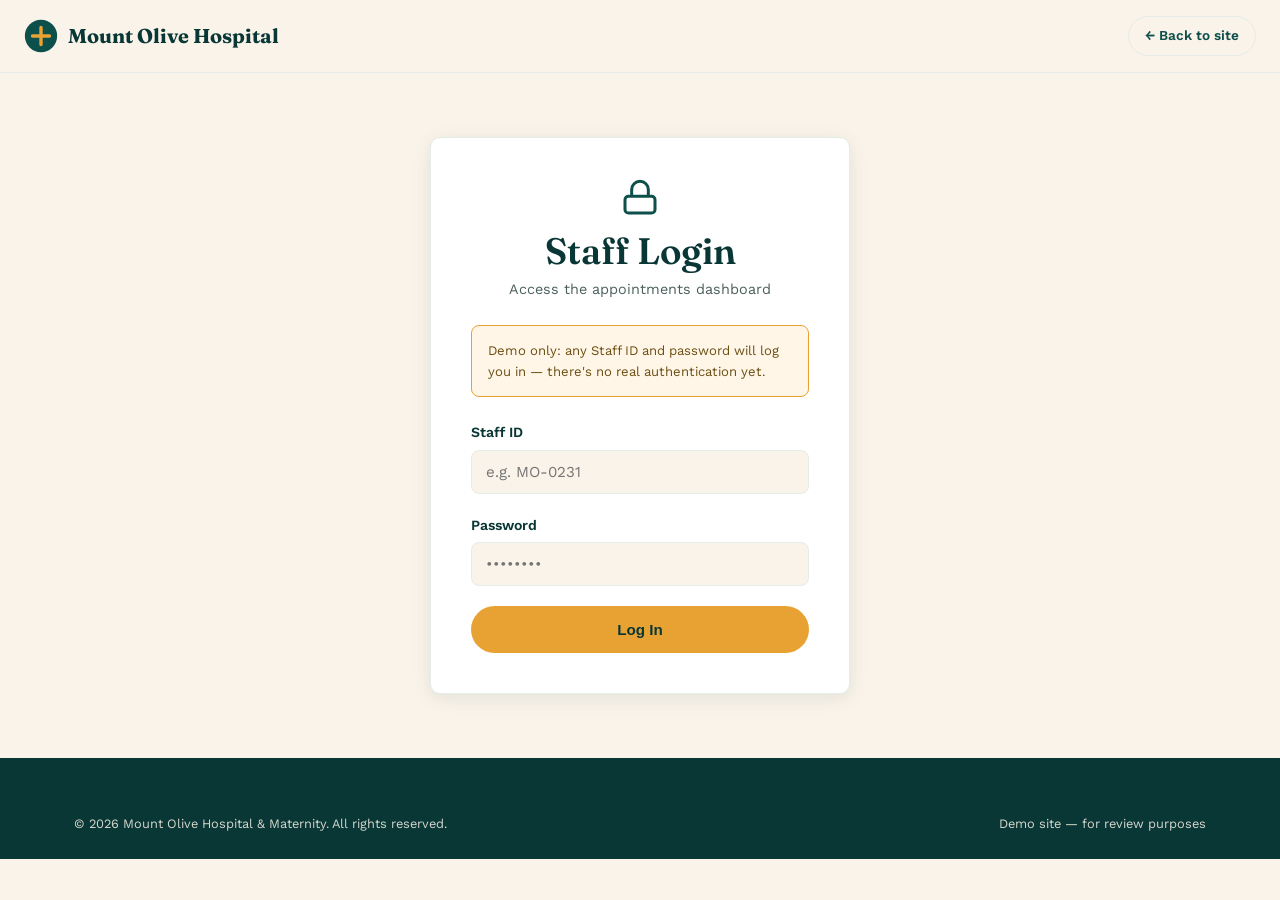
<file: staff-dashboard.html>
<!DOCTYPE html>
<html lang="en">
<head>
<meta charset="UTF-8">
<meta name="viewport" content="width=device-width, initial-scale=1.0">
<title>Staff Dashboard — Mount Olive Hospital</title>
<link rel="stylesheet" href="css/style.css">
</head>
<body>

<header class="site-header">
  <div class="nav-wrap">
    <a href="index.html" class="logo">
      <svg class="mark" viewBox="0 0 40 40" fill="none">
        <circle cx="20" cy="20" r="19" fill="#0D4F4A"/>
        <path d="M20 10v20M10 20h20" stroke="#E8A233" stroke-width="4" stroke-linecap="round"/>
      </svg>
      Mount Olive Hospital
    </a>
    <button id="logout-btn" class="staff-link">Log Out</button>
  </div>
</header>

<div class="dashboard-shell">
  <div class="container">
    <div class="dash-header">
      <div>
        <p class="eyebrow">Staff Dashboard</p>
        <h2 class="mt-0">Welcome, <span id="dash-staff-name">Staff</span></h2>
      </div>
      <a href="index.html" class="btn btn-outline-dark">← Back to public site</a>
    </div>

    <div class="form-note">Demo data shown below — this table is static. A real deployment would pull live appointment requests from a database.</div>

    <div class="table-scroll">
      <table class="dash-table">
        <thead>
          <tr>
            <th>Patient</th>
            <th>Department</th>
            <th>Preferred Date</th>
            <th>Phone</th>
            <th>Status</th>
          </tr>
        </thead>
        <tbody>
          <tr>
            <td>Ememobong Sunday</td>
            <td>General Outpatient</td>
            <td>19 Aug 2026</td>
            <td>0803 XXX XXXX</td>
            <td><span class="badge badge-pending">Pending</span></td>
          </tr>
          <tr>
            <td>Blessing Akpan</td>
            <td>Maternity &amp; Gynaecology</td>
            <td>20 Aug 2026</td>
            <td>0806 XXX XXXX</td>
            <td><span class="badge badge-confirmed">Confirmed</span></td>
          </tr>
          <tr>
            <td>Daniel Etuk</td>
            <td>Laboratory</td>
            <td>21 Aug 2026</td>
            <td>0701 XXX XXXX</td>
            <td><span class="badge badge-pending">Pending</span></td>
          </tr>
          <tr>
            <td>Grace Ntuk</td>
            <td>Paediatrics</td>
            <td>22 Aug 2026</td>
            <td>0902 XXX XXXX</td>
            <td><span class="badge badge-confirmed">Confirmed</span></td>
          </tr>
        </tbody>
      </table>
    </div>
  </div>
</div>

<footer class="site-footer">
  <div class="container">
    <div class="footer-bottom" style="border-top:none; padding-top:0;">
      <span>© <span id="year"></span> Mount Olive Hospital &amp; Maternity. All rights reserved.</span>
      <span>Demo site — for review purposes</span>
    </div>
  </div>
</footer>

<script src="js/main.js"></script>
</body>
</html>
</file>
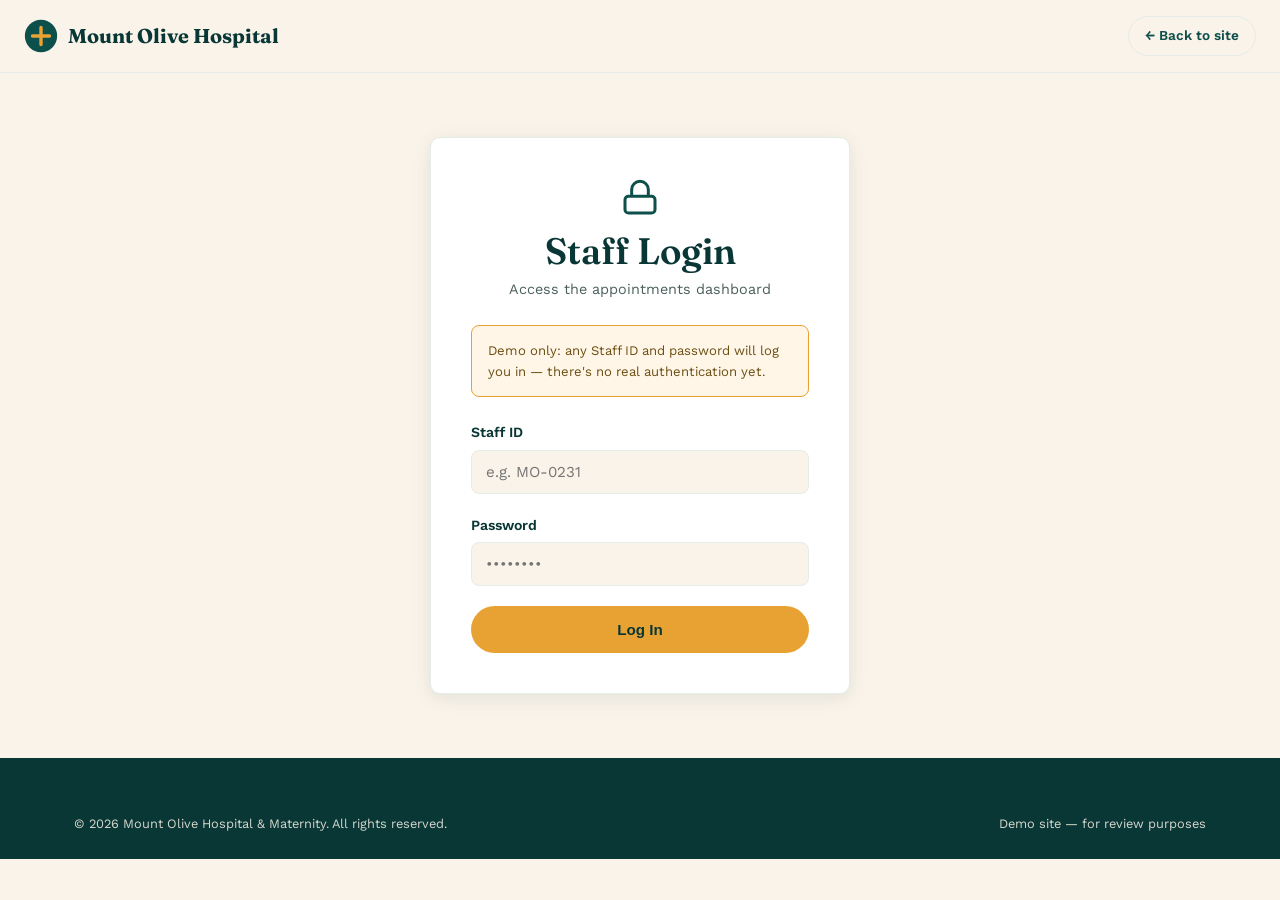
<file: staff-login.html>
<!DOCTYPE html>
<html lang="en">
<head>
<meta charset="UTF-8">
<meta name="viewport" content="width=device-width, initial-scale=1.0">
<title>Staff Login — Mount Olive Hospital</title>
<link rel="stylesheet" href="css/style.css">
</head>
<body>

<header class="site-header">
  <div class="nav-wrap">
    <a href="index.html" class="logo">
      <svg class="mark" viewBox="0 0 40 40" fill="none">
        <circle cx="20" cy="20" r="19" fill="#0D4F4A"/>
        <path d="M20 10v20M10 20h20" stroke="#E8A233" stroke-width="4" stroke-linecap="round"/>
      </svg>
      Mount Olive Hospital
    </a>
    <a href="index.html" class="staff-link">← Back to site</a>
  </div>
</header>

<div class="login-shell">
  <div class="form-wrap" style="max-width:420px;">
    <div class="text-center" style="margin-bottom:24px;">
      <svg width="40" height="40" viewBox="0 0 24 24" fill="none" stroke="#0D4F4A" stroke-width="1.8" style="margin:0 auto 12px;"><rect x="3" y="11" width="18" height="10" rx="2"/><path d="M7 11V7a5 5 0 0 1 10 0v4"/></svg>
      <h2>Staff Login</h2>
      <p style="color:#4B5F5C; font-size:0.9rem; margin-top:6px;">Access the appointments dashboard</p>
    </div>

    <div class="form-note">Demo only: any Staff ID and password will log you in — there's no real authentication yet.</div>

    <form id="staff-login-form" novalidate>
      <div class="form-row">
        <label for="staff-id">Staff ID</label>
        <input type="text" id="staff-id" required placeholder="e.g. MO-0231">
      </div>
      <div class="form-row">
        <label for="staff-password">Password</label>
        <input type="password" id="staff-password" required placeholder="••••••••">
      </div>
      <div id="login-error" style="display:none; color:#B4432E; font-size:0.85rem; margin-bottom:16px;">Please enter both fields.</div>
      <button type="submit" class="btn btn-primary btn-block">Log In</button>
    </form>
  </div>
</div>

<footer class="site-footer">
  <div class="container">
    <div class="footer-bottom" style="border-top:none; padding-top:0;">
      <span>© <span id="year"></span> Mount Olive Hospital &amp; Maternity. All rights reserved.</span>
      <span>Demo site — for review purposes</span>
    </div>
  </div>
</footer>

<script src="js/main.js"></script>
</body>
</html>
</file>
<file: css/style.css>
/* ==========================================================================
   Mount Olive Hospital & Maternity — Design Tokens
   Palette:
     --teal      #0D4F4A  brand / trust
     --ivory     #FAF3E9  warm background
     --marigold  #E8A233  primary action / warmth
     --clay      #C9695A  secondary accent (maternity / care)
     --charcoal  #1B2E2C  text
     --sage      #E4EDE7  card / divider surface
   Type:
     Display — 'Fraunces' (warm serif, used for headings only)
     Body    — 'Work Sans' (clean, legible, forms & long text)
   ========================================================================== */

@import url('https://fonts.googleapis.com/css2?family=Fraunces:opsz,wght@9..144,400;9..144,500;9..144,600;9..144,700&family=Work+Sans:wght@400;500;600;700&display=swap');

:root {
  --teal: #0D4F4A;
  --teal-dark: #093735;
  --ivory: #FAF3E9;
  --marigold: #E8A233;
  --marigold-dark: #C7841C;
  --clay: #C9695A;
  --charcoal: #1B2E2C;
  --sage: #E4EDE7;
  --white: #FFFFFF;

  --font-display: 'Fraunces', Georgia, serif;
  --font-body: 'Work Sans', -apple-system, BlinkMacSystemFont, sans-serif;

  --radius: 10px;
  --max-width: 1180px;
  --shadow: 0 4px 18px rgba(13, 79, 74, 0.10);
}

* { box-sizing: border-box; margin: 0; padding: 0; }

html { scroll-behavior: smooth; }

body {
  font-family: var(--font-body);
  color: var(--charcoal);
  background: var(--ivory);
  line-height: 1.6;
  -webkit-font-smoothing: antialiased;
}

img, svg { display: block; max-width: 100%; }

a { color: inherit; text-decoration: none; }

ul { list-style: none; }

h1, h2, h3, h4 {
  font-family: var(--font-display);
  font-weight: 600;
  line-height: 1.15;
  color: var(--teal-dark);
}

h1 { font-size: clamp(2.1rem, 4.5vw, 3.4rem); font-weight: 600; }
h2 { font-size: clamp(1.6rem, 3vw, 2.3rem); }
h3 { font-size: 1.25rem; }

p { color: var(--charcoal); }

.eyebrow {
  font-family: var(--font-body);
  font-size: 0.78rem;
  font-weight: 700;
  letter-spacing: 0.14em;
  text-transform: uppercase;
  color: var(--clay);
}

.container {
  max-width: var(--max-width);
  margin: 0 auto;
  padding: 0 24px;
}

section { padding: 72px 0; }

/* Focus visibility */
a:focus-visible, button:focus-visible, input:focus-visible, textarea:focus-visible, select:focus-visible {
  outline: 3px solid var(--marigold);
  outline-offset: 2px;
}

@media (prefers-reduced-motion: reduce) {
  * { animation-duration: 0.01ms !important; transition-duration: 0.01ms !important; scroll-behavior: auto !important; }
}

/* ---------- Buttons ---------- */
.btn {
  display: inline-flex;
  align-items: center;
  justify-content: center;
  gap: 8px;
  padding: 13px 26px;
  border-radius: 999px;
  font-weight: 600;
  font-size: 0.95rem;
  border: 2px solid transparent;
  cursor: pointer;
  transition: transform 0.15s ease, box-shadow 0.15s ease, background 0.15s ease;
}
.btn:hover { transform: translateY(-1px); }

.btn-primary {
  background: var(--marigold);
  color: var(--teal-dark);
}
.btn-primary:hover { background: var(--marigold-dark); }

.btn-outline {
  background: transparent;
  border-color: var(--ivory);
  color: var(--ivory);
}
.btn-outline:hover { background: rgba(250, 243, 233, 0.12); }

.btn-outline-dark {
  background: transparent;
  border-color: var(--teal);
  color: var(--teal);
}
.btn-outline-dark:hover { background: var(--sage); }

.btn-block { width: 100%; }

/* ---------- Top utility bar ---------- */
.topbar {
  background: var(--teal-dark);
  color: var(--ivory);
  font-size: 0.85rem;
}
.topbar .container {
  display: flex;
  justify-content: space-between;
  align-items: center;
  padding-top: 8px;
  padding-bottom: 8px;
  gap: 12px;
  flex-wrap: wrap;
}
.topbar a { display: inline-flex; align-items: center; gap: 6px; }
.topbar .emergency {
  color: var(--marigold);
  font-weight: 700;
}

/* ---------- Header / Nav ---------- */
header.site-header {
  background: var(--ivory);
  position: sticky;
  top: 0;
  z-index: 50;
  border-bottom: 1px solid var(--sage);
}
.nav-wrap {
  display: flex;
  align-items: center;
  justify-content: space-between;
  padding: 16px 24px;
}
.logo {
  display: flex;
  align-items: center;
  gap: 10px;
  font-family: var(--font-display);
  font-weight: 700;
  font-size: 1.25rem;
  color: var(--teal-dark);
}
.logo .mark { width: 34px; height: 34px; flex-shrink: 0; }

nav.main-nav ul {
  display: flex;
  gap: 30px;
  align-items: center;
}
nav.main-nav a {
  font-weight: 500;
  font-size: 0.95rem;
  padding: 6px 2px;
  border-bottom: 2px solid transparent;
  transition: border-color 0.15s ease, color 0.15s ease;
}
nav.main-nav a:hover, nav.main-nav a.active {
  border-color: var(--marigold);
  color: var(--teal-dark);
}
.nav-cta { display: flex; align-items: center; gap: 14px; }
.staff-link {
  font-size: 0.85rem;
  font-weight: 600;
  color: var(--teal);
  border: 1px solid var(--sage);
  padding: 8px 16px;
  border-radius: 999px;
}
.staff-link:hover { background: var(--sage); }

.menu-toggle {
  display: none;
  background: none;
  border: none;
  cursor: pointer;
  padding: 6px;
}
.menu-toggle span {
  display: block;
  width: 26px;
  height: 3px;
  background: var(--teal-dark);
  margin: 5px 0;
  border-radius: 2px;
  transition: transform 0.2s ease, opacity 0.2s ease;
}

@media (max-width: 860px) {
  nav.main-nav { position: fixed; inset: 68px 0 0 0; background: var(--ivory); padding: 24px; transform: translateX(100%); transition: transform 0.25s ease; overflow-y: auto; }
  nav.main-nav.open { transform: translateX(0); }
  nav.main-nav ul { flex-direction: column; align-items: flex-start; gap: 22px; }
  .menu-toggle { display: block; }
  .nav-cta .btn-primary { display: none; }
}

/* ---------- Hero ---------- */
.hero {
  background: var(--teal);
  color: var(--ivory);
  position: relative;
  overflow: hidden;
}
.hero .container {
  display: grid;
  grid-template-columns: 1.1fr 0.9fr;
  gap: 48px;
  align-items: center;
  padding-top: 64px;
  padding-bottom: 64px;
}
.hero h1 { color: var(--ivory); }
.hero .eyebrow { color: var(--marigold); }
.hero p.lead {
  color: rgba(250, 243, 233, 0.85);
  font-size: 1.08rem;
  max-width: 46ch;
  margin: 18px 0 30px;
}
.hero-actions { display: flex; gap: 14px; flex-wrap: wrap; }
.hero-art { width: 100%; }

@media (max-width: 860px) {
  .hero .container { grid-template-columns: 1fr; padding-top: 40px; }
  .hero-art { order: -1; max-width: 280px; margin: 0 auto; }
}

/* ---------- Journey strip (signature element) ---------- */
.journey {
  background: var(--sage);
  padding: 40px 0;
}
.journey-track {
  display: flex;
  align-items: flex-start;
  justify-content: space-between;
  position: relative;
  gap: 12px;
}
.journey-track::before {
  content: "";
  position: absolute;
  top: 21px;
  left: 5%;
  right: 5%;
  height: 2px;
  background: repeating-linear-gradient(to right, var(--clay) 0, var(--clay) 8px, transparent 8px, transparent 16px);
}
.journey-step {
  position: relative;
  flex: 1;
  text-align: center;
  display: flex;
  flex-direction: column;
  align-items: center;
  gap: 10px;
}
.journey-step .dot {
  width: 44px;
  height: 44px;
  border-radius: 50%;
  background: var(--teal);
  color: var(--ivory);
  display: flex;
  align-items: center;
  justify-content: center;
  font-family: var(--font-display);
  font-weight: 600;
  z-index: 1;
  border: 4px solid var(--sage);
}
.journey-step h4 { font-family: var(--font-body); font-size: 0.95rem; color: var(--teal-dark); }
.journey-step p { font-size: 0.82rem; color: #4B5F5C; max-width: 20ch; }

@media (max-width: 700px) {
  .journey-track { flex-direction: column; align-items: flex-start; gap: 28px; }
  .journey-track::before { top: 0; bottom: 0; left: 21px; width: 2px; height: auto; right: auto; background: repeating-linear-gradient(to bottom, var(--clay) 0, var(--clay) 8px, transparent 8px, transparent 16px); }
  .journey-step { flex-direction: row; text-align: left; }
  .journey-step p { max-width: none; }
}

/* ---------- Info strip ---------- */
.info-strip {
  background: var(--white);
  border-top: 1px solid var(--sage);
  border-bottom: 1px solid var(--sage);
}
.info-strip .container {
  display: grid;
  grid-template-columns: repeat(3, 1fr);
  gap: 24px;
  padding-top: 28px;
  padding-bottom: 28px;
}
.info-item { display: flex; gap: 14px; align-items: flex-start; }
.info-item .icon { width: 30px; height: 30px; color: var(--marigold-dark); flex-shrink: 0; }
.info-item h4 { font-family: var(--font-body); font-size: 0.95rem; margin-bottom: 2px; }
.info-item p { font-size: 0.85rem; color: #566966; }

@media (max-width: 760px) {
  .info-strip .container { grid-template-columns: 1fr; }
}

/* ---------- Section headers ---------- */
.section-head { max-width: 620px; margin-bottom: 40px; }
.section-head h2 { margin-top: 8px; }
.section-head p { margin-top: 12px; color: #4B5F5C; }
.section-head.center { margin-left: auto; margin-right: auto; text-align: center; }

/* ---------- Cards / grids ---------- */
.grid {
  display: grid;
  gap: 24px;
}
.grid-3 { grid-template-columns: repeat(3, 1fr); }
.grid-4 { grid-template-columns: repeat(4, 1fr); }
.grid-2 { grid-template-columns: repeat(2, 1fr); }

@media (max-width: 900px) {
  .grid-3, .grid-4 { grid-template-columns: repeat(2, 1fr); }
}
@media (max-width: 600px) {
  .grid-3, .grid-4, .grid-2 { grid-template-columns: 1fr; }
}

.card {
  background: var(--white);
  border-radius: var(--radius);
  padding: 28px 24px;
  box-shadow: var(--shadow);
  border: 1px solid var(--sage);
}
.card .icon-badge {
  width: 46px;
  height: 46px;
  border-radius: 12px;
  background: var(--sage);
  display: flex;
  align-items: center;
  justify-content: center;
  margin-bottom: 16px;
  color: var(--teal);
}
.card h3 { margin-bottom: 8px; }
.card p { font-size: 0.9rem; color: #4B5F5C; }

/* ---------- Stats ---------- */
.stats {
  background: var(--teal-dark);
  color: var(--ivory);
}
.stats .grid-4 { text-align: center; }
.stats .stat-num {
  font-family: var(--font-display);
  font-size: 2.4rem;
  color: var(--marigold);
  font-weight: 600;
}
.stats .stat-label { font-size: 0.85rem; color: rgba(250,243,233,0.8); margin-top: 4px; }

/* ---------- Doctor cards ---------- */
.doctor-card { text-align: center; }
.doctor-photo {
  width: 92px;
  height: 92px;
  border-radius: 50%;
  background: var(--sage);
  margin: 0 auto 16px;
  display: flex;
  align-items: center;
  justify-content: center;
  color: var(--teal);
}
.doctor-card .role { color: var(--clay); font-size: 0.85rem; font-weight: 600; margin-bottom: 8px; }

/* ---------- CTA banner ---------- */
.cta-banner {
  background: var(--marigold);
  color: var(--teal-dark);
  border-radius: var(--radius);
  padding: 48px;
  display: flex;
  align-items: center;
  justify-content: space-between;
  gap: 24px;
  flex-wrap: wrap;
}
.cta-banner h2 { color: var(--teal-dark); }

/* ---------- Footer ---------- */
footer.site-footer {
  background: var(--teal-dark);
  color: rgba(250, 243, 233, 0.85);
  padding: 56px 0 24px;
}
.footer-grid {
  display: grid;
  grid-template-columns: 1.4fr 1fr 1fr 1fr;
  gap: 32px;
  padding-bottom: 36px;
}
.footer-grid h4 { color: var(--ivory); font-family: var(--font-body); font-size: 0.95rem; margin-bottom: 14px; }
.footer-grid p, .footer-grid a { font-size: 0.88rem; }
.footer-grid ul li { margin-bottom: 10px; }
.footer-grid a:hover { color: var(--marigold); }
.footer-logo { display: flex; align-items: center; gap: 10px; color: var(--ivory); font-family: var(--font-display); font-size: 1.15rem; font-weight: 700; margin-bottom: 12px; }
.footer-bottom {
  border-top: 1px solid rgba(250, 243, 233, 0.15);
  padding-top: 20px;
  display: flex;
  justify-content: space-between;
  font-size: 0.8rem;
  flex-wrap: wrap;
  gap: 10px;
}
@media (max-width: 760px) {
  .footer-grid { grid-template-columns: 1fr 1fr; }
}
@media (max-width: 480px) {
  .footer-grid { grid-template-columns: 1fr; }
}

/* ---------- Page hero (interior pages) ---------- */
.page-hero {
  background: var(--sage);
  padding: 56px 0;
}
.page-hero h1 { font-size: clamp(1.8rem, 4vw, 2.6rem); }
.breadcrumb { font-size: 0.85rem; color: var(--clay); margin-bottom: 10px; }

/* ---------- Forms ---------- */
.form-wrap {
  background: var(--white);
  border-radius: var(--radius);
  box-shadow: var(--shadow);
  border: 1px solid var(--sage);
  padding: 40px;
  max-width: 640px;
  margin: 0 auto;
}
.form-row { margin-bottom: 20px; }
.form-row label {
  display: block;
  font-weight: 600;
  font-size: 0.88rem;
  margin-bottom: 6px;
  color: var(--teal-dark);
}
.form-row .hint { font-size: 0.78rem; color: #7A8C89; margin-top: 4px; }
.form-grid-2 { display: grid; grid-template-columns: 1fr 1fr; gap: 20px; }
@media (max-width: 560px) { .form-grid-2 { grid-template-columns: 1fr; } }

input, select, textarea {
  width: 100%;
  font-family: var(--font-body);
  font-size: 0.95rem;
  padding: 12px 14px;
  border: 1.5px solid var(--sage);
  border-radius: 8px;
  background: var(--ivory);
  color: var(--charcoal);
}
input:focus, select:focus, textarea:focus {
  border-color: var(--marigold);
  background: var(--white);
}
textarea { resize: vertical; min-height: 100px; }

.form-success {
  display: none;
  background: var(--sage);
  border: 1px solid var(--teal);
  border-radius: var(--radius);
  padding: 28px;
  text-align: center;
}
.form-success.visible { display: block; }
.form-success svg { margin: 0 auto 14px; color: var(--teal); }

.form-note {
  background: #FFF6E8;
  border: 1px solid var(--marigold);
  border-radius: 8px;
  padding: 14px 16px;
  font-size: 0.82rem;
  color: #6B4E12;
  margin-bottom: 24px;
}

/* ---------- Staff / dashboard ---------- */
.login-shell {
  min-height: calc(100vh - 400px);
  display: flex;
  align-items: center;
  justify-content: center;
  padding: 64px 24px;
}
.dashboard-shell { background: var(--sage); min-height: calc(100vh - 400px); padding: 40px 0; }
.dash-header { display: flex; justify-content: space-between; align-items: center; margin-bottom: 28px; flex-wrap: wrap; gap: 16px; }
.dash-table {
  width: 100%;
  border-collapse: collapse;
  background: var(--white);
  border-radius: var(--radius);
  overflow: hidden;
  box-shadow: var(--shadow);
}
.dash-table th, .dash-table td {
  text-align: left;
  padding: 14px 18px;
  font-size: 0.88rem;
  border-bottom: 1px solid var(--sage);
}
.dash-table th { background: var(--teal); color: var(--ivory); font-weight: 600; }
.badge { display: inline-block; padding: 4px 12px; border-radius: 999px; font-size: 0.75rem; font-weight: 700; }
.badge-pending { background: #FFF1D6; color: #8A5B00; }
.badge-confirmed { background: #DBEEE0; color: #1D6B3B; }

.table-scroll { overflow-x: auto; }

/* Utility */
.mt-0 { margin-top: 0; }
.text-center { text-align: center; }
</file>
